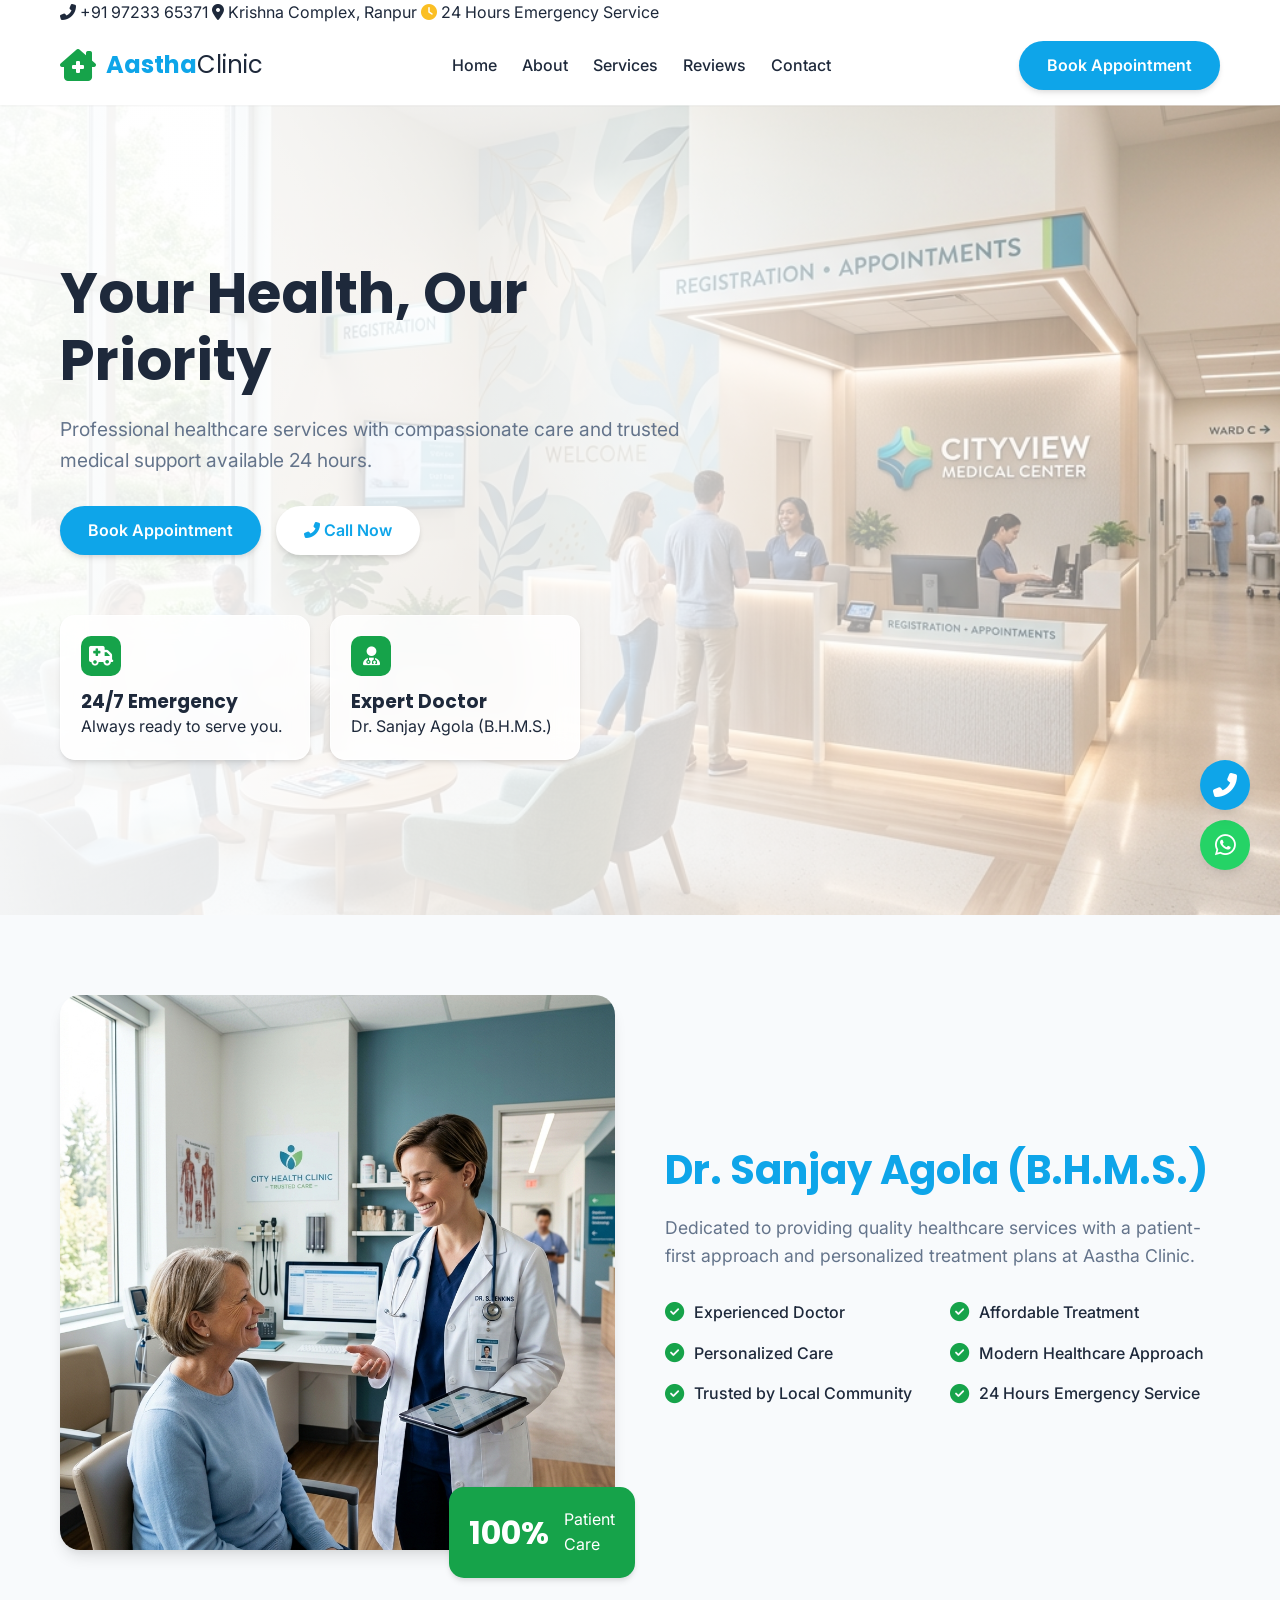
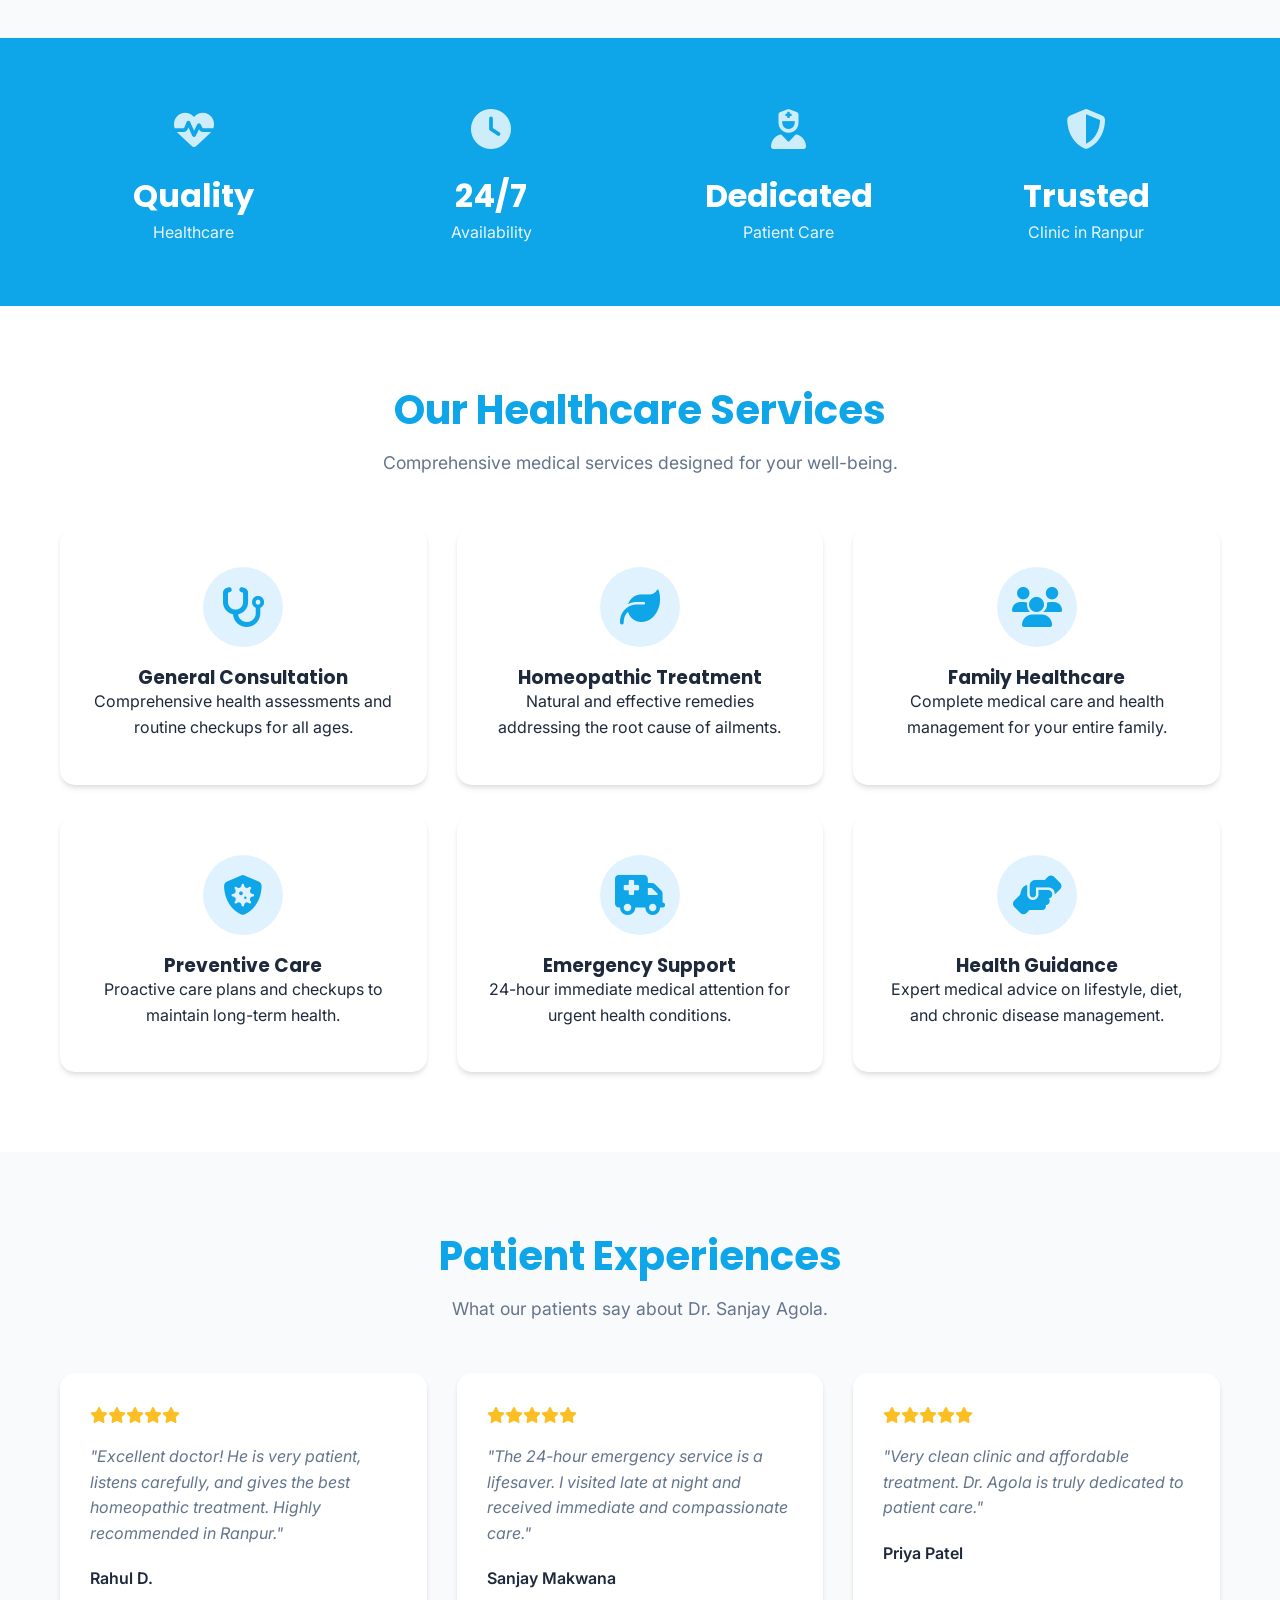
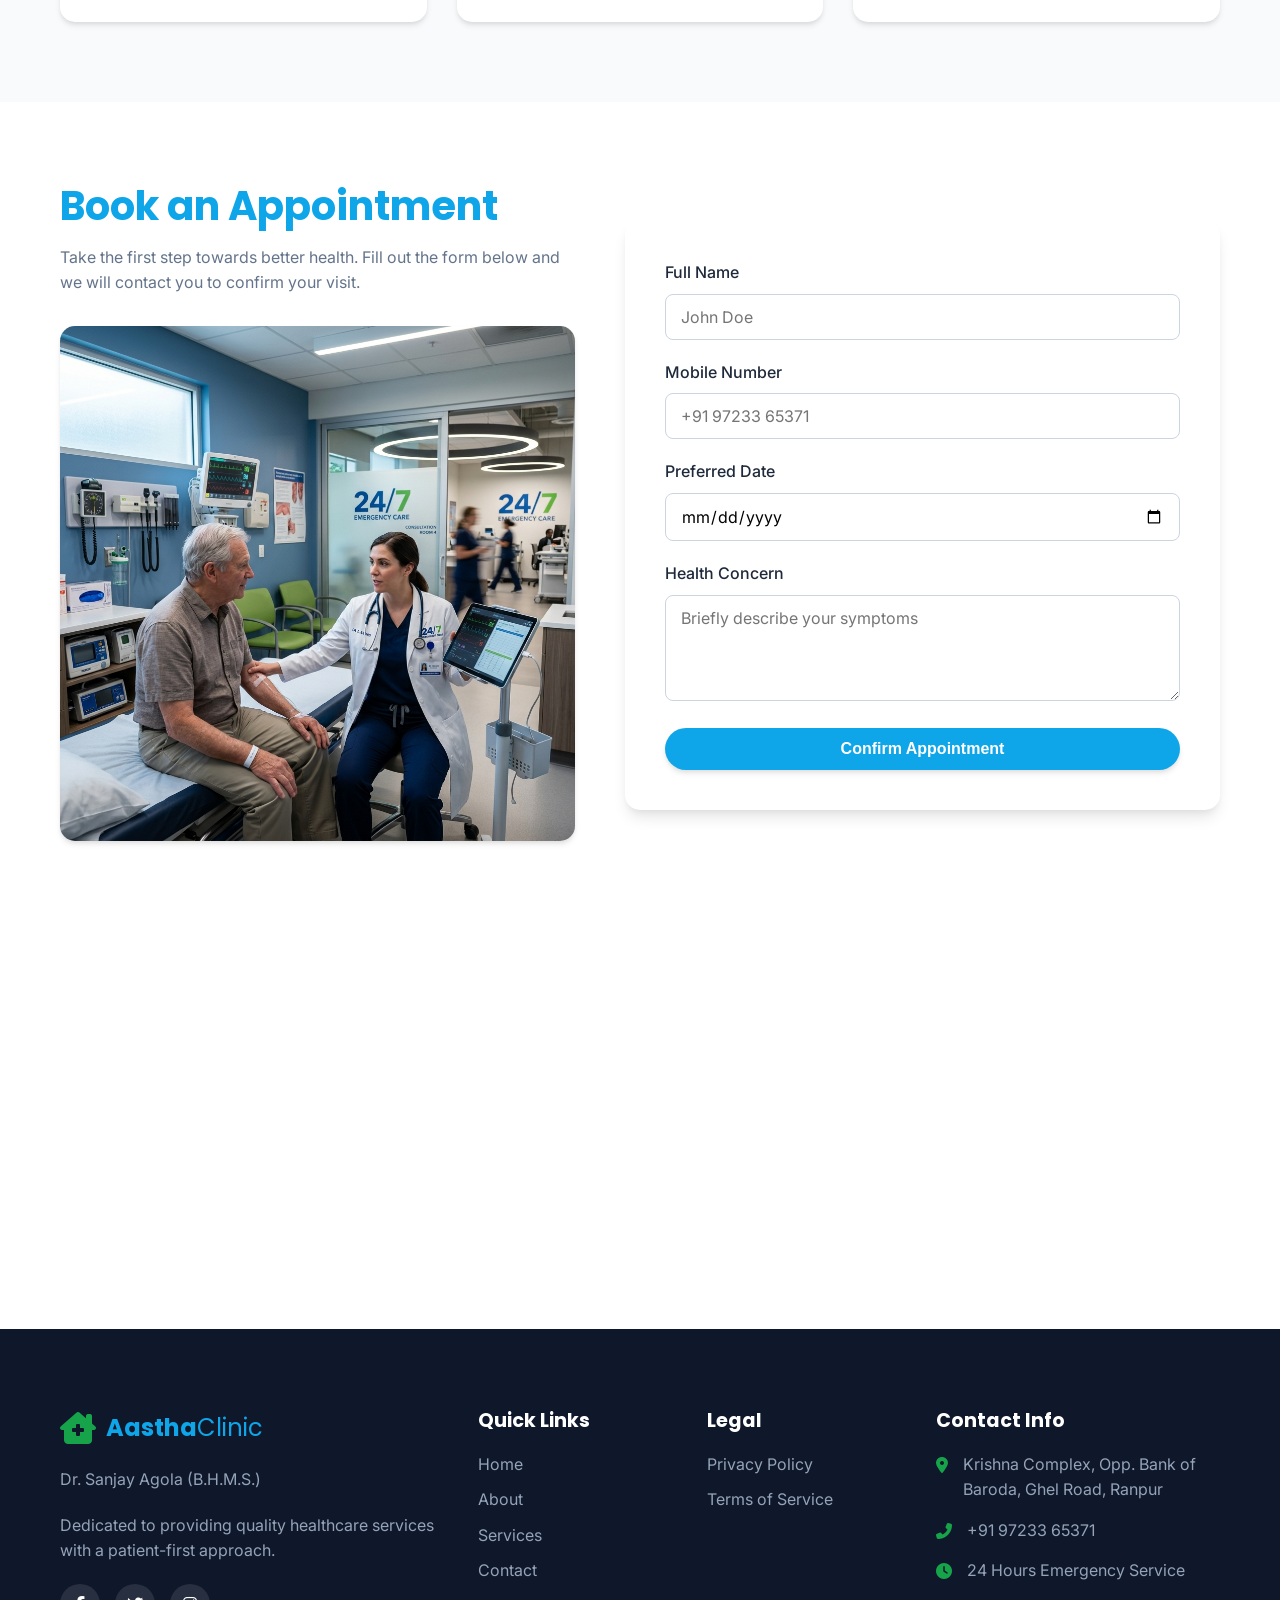
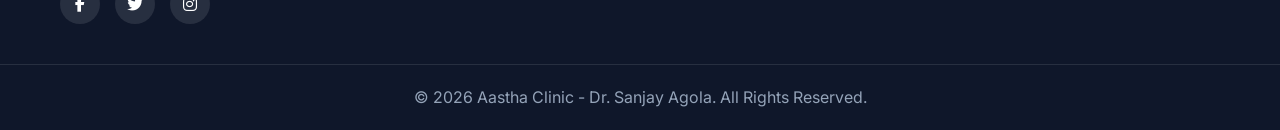
<file: aastha-clinic/index.html>
<!DOCTYPE html>
<html lang="en">
<head>
    <meta charset="UTF-8">
    <meta name="viewport" content="width=device-width, initial-scale=1.0">
    <title>Aastha Clinic - Dr. Sanjay Agola</title>
    <meta name="description" content="Professional healthcare services with compassionate care and trusted medical support available 24 hours at Aastha Clinic.">
    <!-- Google Fonts -->
    <link rel="preconnect" href="https://fonts.googleapis.com">
    <link rel="preconnect" href="https://fonts.gstatic.com" crossorigin>
    <link href="https://fonts.googleapis.com/css2?family=Inter:wght@400;500;600&family=Poppins:wght@500;600;700&display=swap" rel="stylesheet">
    <!-- FontAwesome for Icons -->
    <link rel="stylesheet" href="https://cdnjs.cloudflare.com/ajax/libs/font-awesome/6.4.0/css/all.min.css">
    <!-- Custom CSS -->
    <link rel="stylesheet" href="css/style.css">
</head>
<body>
    <!-- Top Bar -->
    <div class="top-bar">
        <div class="container">
            <div class="contact-info">
                <span><i class="fas fa-phone-alt"></i> +91 97233 65371</span>
                <span><i class="fas fa-map-marker-alt"></i> Krishna Complex, Ranpur</span>
                <span><i class="fas fa-clock" style="color: #FBBF24;"></i> 24 Hours Emergency Service</span>
            </div>
        </div>
    </div>

    <!-- Navigation -->
    <nav class="navbar" id="navbar">
        <div class="container nav-container">
            <a href="#" class="logo">
                <i class="fas fa-clinic-medical logo-icon"></i>
                <span class="logo-text">Aastha<span>Clinic</span></span>
            </a>
            <ul class="nav-links">
                <li><a href="#home">Home</a></li>
                <li><a href="#about">About</a></li>
                <li><a href="#services">Services</a></li>
                <li><a href="#testimonials">Reviews</a></li>
                <li><a href="#contact">Contact</a></li>
            </ul>
            <a href="#appointment" class="btn btn-primary nav-btn">Book Appointment</a>
            <div class="mobile-menu-icon" id="mobile-menu-icon">
                <i class="fas fa-bars"></i>
            </div>
        </div>
    </nav>

    <!-- Hero Section -->
    <header id="home" class="hero">
        <div class="hero-overlay"></div>
        <div class="container hero-container">
            <div class="hero-content fade-in">
                <h1>Your Health, Our Priority</h1>
                <p>Professional healthcare services with compassionate care and trusted medical support available 24 hours.</p>
                <div class="hero-buttons">
                    <a href="#appointment" class="btn btn-primary">Book Appointment</a>
                    <a href="tel:+919723365371" class="btn btn-secondary">
                        <i class="fas fa-phone-alt"></i> Call Now
                    </a>
                </div>
            </div>
            <div class="hero-cards fade-in delay-1">
                <div class="glass-card">
                    <div class="icon-box"><i class="fas fa-ambulance"></i></div>
                    <h3>24/7 Emergency</h3>
                    <p>Always ready to serve you.</p>
                </div>
                <div class="glass-card">
                    <div class="icon-box"><i class="fas fa-user-md"></i></div>
                    <h3>Expert Doctor</h3>
                    <p>Dr. Sanjay Agola (B.H.M.S.)</p>
                </div>
            </div>
        </div>
    </header>

    <!-- About Section -->
    <section id="about" class="about section-padding bg-light">
        <div class="container about-container">
            <div class="about-image fade-in">
                <img src="" id="team-img" alt="Dr. Sanjay Agola">
                <div class="experience-badge">
                    <span class="number">100%</span>
                    <span class="text">Patient<br>Care</span>
                </div>
            </div>
            <div class="about-content fade-in delay-1">
                <h2>Dr. Sanjay Agola (B.H.M.S.)</h2>
                <p>Dedicated to providing quality healthcare services with a patient-first approach and personalized treatment plans at Aastha Clinic.</p>
                <ul class="features-list">
                    <li><i class="fas fa-check-circle"></i> Experienced Doctor</li>
                    <li><i class="fas fa-check-circle"></i> Affordable Treatment</li>
                    <li><i class="fas fa-check-circle"></i> Personalized Care</li>
                    <li><i class="fas fa-check-circle"></i> Modern Healthcare Approach</li>
                    <li><i class="fas fa-check-circle"></i> Trusted by Local Community</li>
                    <li><i class="fas fa-check-circle"></i> 24 Hours Emergency Service</li>
                </ul>
            </div>
        </div>
    </section>

    <!-- Features Section -->
    <section class="features">
        <div class="container stats-grid">
            <div class="stat-box slide-up">
                <div class="stat-icon"><i class="fas fa-heartbeat"></i></div>
                <h3>Quality</h3>
                <p>Healthcare</p>
            </div>
            <div class="stat-box slide-up delay-1">
                <div class="stat-icon"><i class="fas fa-clock"></i></div>
                <h3>24/7</h3>
                <p>Availability</p>
            </div>
            <div class="stat-box slide-up delay-2">
                <div class="stat-icon"><i class="fas fa-user-nurse"></i></div>
                <h3>Dedicated</h3>
                <p>Patient Care</p>
            </div>
            <div class="stat-box slide-up delay-3">
                <div class="stat-icon"><i class="fas fa-shield-alt"></i></div>
                <h3>Trusted</h3>
                <p>Clinic in Ranpur</p>
            </div>
        </div>
    </section>

    <!-- Services Section -->
    <section id="services" class="services section-padding">
        <div class="container">
            <div class="section-title fade-in">
                <h2>Our Healthcare Services</h2>
                <p>Comprehensive medical services designed for your well-being.</p>
            </div>
            <div class="services-grid">
                <div class="service-card slide-up">
                    <div class="service-icon"><i class="fas fa-stethoscope"></i></div>
                    <h3>General Consultation</h3>
                    <p>Comprehensive health assessments and routine checkups for all ages.</p>
                </div>
                <div class="service-card slide-up delay-1">
                    <div class="service-icon"><i class="fas fa-leaf"></i></div>
                    <h3>Homeopathic Treatment</h3>
                    <p>Natural and effective remedies addressing the root cause of ailments.</p>
                </div>
                <div class="service-card slide-up delay-2">
                    <div class="service-icon"><i class="fas fa-users"></i></div>
                    <h3>Family Healthcare</h3>
                    <p>Complete medical care and health management for your entire family.</p>
                </div>
                <div class="service-card slide-up">
                    <div class="service-icon"><i class="fas fa-shield-virus"></i></div>
                    <h3>Preventive Care</h3>
                    <p>Proactive care plans and checkups to maintain long-term health.</p>
                </div>
                <div class="service-card slide-up delay-1">
                    <div class="service-icon"><i class="fas fa-ambulance"></i></div>
                    <h3>Emergency Support</h3>
                    <p>24-hour immediate medical attention for urgent health conditions.</p>
                </div>
                <div class="service-card slide-up delay-2">
                    <div class="service-icon"><i class="fas fa-hands-helping"></i></div>
                    <h3>Health Guidance</h3>
                    <p>Expert medical advice on lifestyle, diet, and chronic disease management.</p>
                </div>
            </div>
        </div>
    </section>

    <!-- Testimonials Section -->
    <section id="testimonials" class="testimonials section-padding bg-light">
        <div class="container">
            <div class="section-title fade-in">
                <h2>Patient Experiences</h2>
                <p>What our patients say about Dr. Sanjay Agola.</p>
            </div>
            <div class="testimonials-grid">
                <div class="testimonial-card slide-up">
                    <div class="rating">
                        <i class="fas fa-star"></i><i class="fas fa-star"></i><i class="fas fa-star"></i><i class="fas fa-star"></i><i class="fas fa-star"></i>
                    </div>
                    <p>"Excellent doctor! He is very patient, listens carefully, and gives the best homeopathic treatment. Highly recommended in Ranpur."</p>
                    <div class="patient-info">
                        <div class="patient-name">Rahul D.</div>
                    </div>
                </div>
                <div class="testimonial-card slide-up delay-1">
                    <div class="rating">
                        <i class="fas fa-star"></i><i class="fas fa-star"></i><i class="fas fa-star"></i><i class="fas fa-star"></i><i class="fas fa-star"></i>
                    </div>
                    <p>"The 24-hour emergency service is a lifesaver. I visited late at night and received immediate and compassionate care."</p>
                    <div class="patient-info">
                        <div class="patient-name">Sanjay Makwana</div>
                    </div>
                </div>
                <div class="testimonial-card slide-up delay-2">
                    <div class="rating">
                        <i class="fas fa-star"></i><i class="fas fa-star"></i><i class="fas fa-star"></i><i class="fas fa-star"></i><i class="fas fa-star"></i>
                    </div>
                    <p>"Very clean clinic and affordable treatment. Dr. Agola is truly dedicated to patient care."</p>
                    <div class="patient-info">
                        <div class="patient-name">Priya Patel</div>
                    </div>
                </div>
            </div>
        </div>
    </section>

    <!-- Appointment Section -->
    <section id="appointment" class="appointment section-padding">
        <div class="container appointment-container">
            <div class="appointment-content fade-in">
                <h2>Book an Appointment</h2>
                <p>Take the first step towards better health. Fill out the form below and we will contact you to confirm your visit.</p>
                <div class="appointment-image-wrapper">
                     <img src="" id="consult-img" alt="Consultation">
                </div>
            </div>
            <div class="appointment-form-wrapper fade-in delay-1">
                <form class="appointment-form" id="bookingForm">
                    <div class="form-group">
                        <label for="name">Full Name</label>
                        <input type="text" id="name" placeholder="John Doe" required>
                    </div>
                    <div class="form-group">
                        <label for="phone">Mobile Number</label>
                        <input type="tel" id="phone" placeholder="+91 97233 65371" required>
                    </div>
                    <div class="form-group">
                        <label for="date">Preferred Date</label>
                        <input type="date" id="date" required>
                    </div>
                    <div class="form-group">
                        <label for="message">Health Concern</label>
                        <textarea id="message" rows="4" placeholder="Briefly describe your symptoms" required></textarea>
                    </div>
                    <button type="submit" class="btn btn-primary btn-block">Confirm Appointment</button>
                </form>
            </div>
        </div>
    </section>

    <!-- Google Map Section -->
    <section class="map-section">
        <!-- Embedded Google Map using a placeholder iframe for the general location of Ranpur -->
        <iframe src="https://www.google.com/maps/embed?pb=!1m18!1m12!1m3!1d14745.319760777551!2d71.7454845!3d22.366472!2m3!1f0!2f0!3f0!3m2!1i1024!2i768!4f13.1!3m3!1m2!1s0x3959b85c184c8a2b%3A0xcf95a46757b32c!2sRanpur%2C%20Gujarat%20382245!5e0!3m2!1sen!2sin!4v1700000000000!5m2!1sen!2sin" width="100%" height="400" style="border:0;" allowfullscreen="" loading="lazy" referrerpolicy="no-referrer-when-downgrade"></iframe>
    </section>

    <!-- Contact Section & Footer -->
    <footer id="contact" class="footer">
        <div class="container footer-grid">
            <div class="footer-col brand-col">
                <a href="#" class="logo footer-logo">
                    <i class="fas fa-clinic-medical logo-icon"></i>
                    <span class="logo-text">Aastha<span>Clinic</span></span>
                </a>
                <p>Dr. Sanjay Agola (B.H.M.S.)</p>
                <p>Dedicated to providing quality healthcare services with a patient-first approach.</p>
                <div class="social-links">
                    <a href="#"><i class="fab fa-facebook-f"></i></a>
                    <a href="#"><i class="fab fa-twitter"></i></a>
                    <a href="#"><i class="fab fa-instagram"></i></a>
                </div>
            </div>
            <div class="footer-col">
                <h3>Quick Links</h3>
                <ul class="footer-links">
                    <li><a href="#home">Home</a></li>
                    <li><a href="#about">About</a></li>
                    <li><a href="#services">Services</a></li>
                    <li><a href="#contact">Contact</a></li>
                </ul>
            </div>
            <div class="footer-col">
                <h3>Legal</h3>
                <ul class="footer-links">
                    <li><a href="#">Privacy Policy</a></li>
                    <li><a href="#">Terms of Service</a></li>
                </ul>
            </div>
            <div class="footer-col">
                <h3>Contact Info</h3>
                <div class="contact-item">
                    <i class="fas fa-map-marker-alt"></i>
                    <p>Krishna Complex, Opp. Bank of Baroda, Ghel Road, Ranpur</p>
                </div>
                <div class="contact-item">
                    <i class="fas fa-phone-alt"></i>
                    <p>+91 97233 65371</p>
                </div>
                <div class="contact-item">
                    <i class="fas fa-clock"></i>
                    <p>24 Hours Emergency Service</p>
                </div>
            </div>
        </div>
        <div class="footer-bottom">
            <div class="container">
                <p>&copy; 2026 Aastha Clinic - Dr. Sanjay Agola. All Rights Reserved.</p>
            </div>
        </div>
    </footer>

    <!-- Floating Action Buttons -->
    <a href="https://wa.me/919723365371" class="fab-btn whatsapp-fab" target="_blank" title="Chat on WhatsApp">
        <i class="fab fa-whatsapp"></i>
    </a>
    <a href="tel:+919723365371" class="fab-btn call-fab" title="Call Now">
        <i class="fas fa-phone-alt"></i>
    </a>
    <a href="#home" class="fab-btn scroll-top-fab" id="scrollTop" title="Scroll to Top">
        <i class="fas fa-chevron-up"></i>
    </a>

    <!-- Custom JS -->
    <script src="js/script.js"></script>
</body>
</html>
</file>
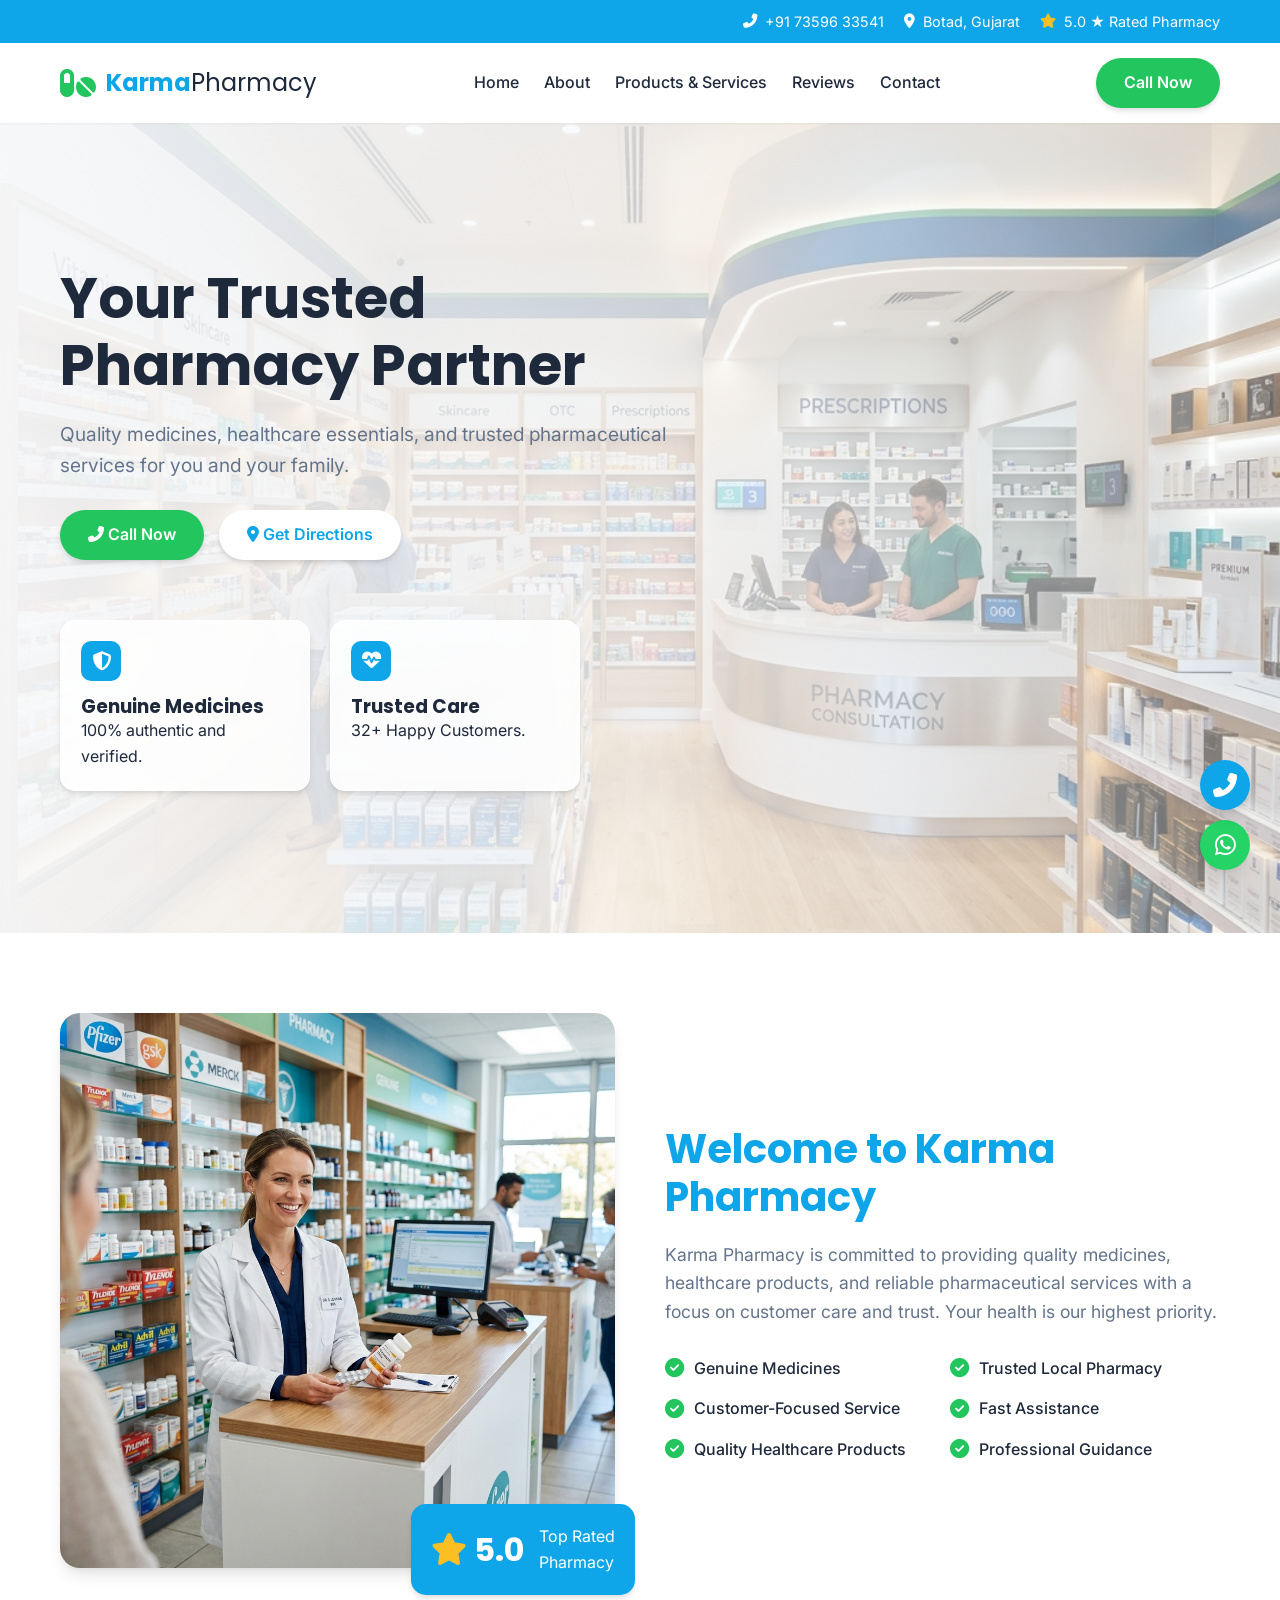
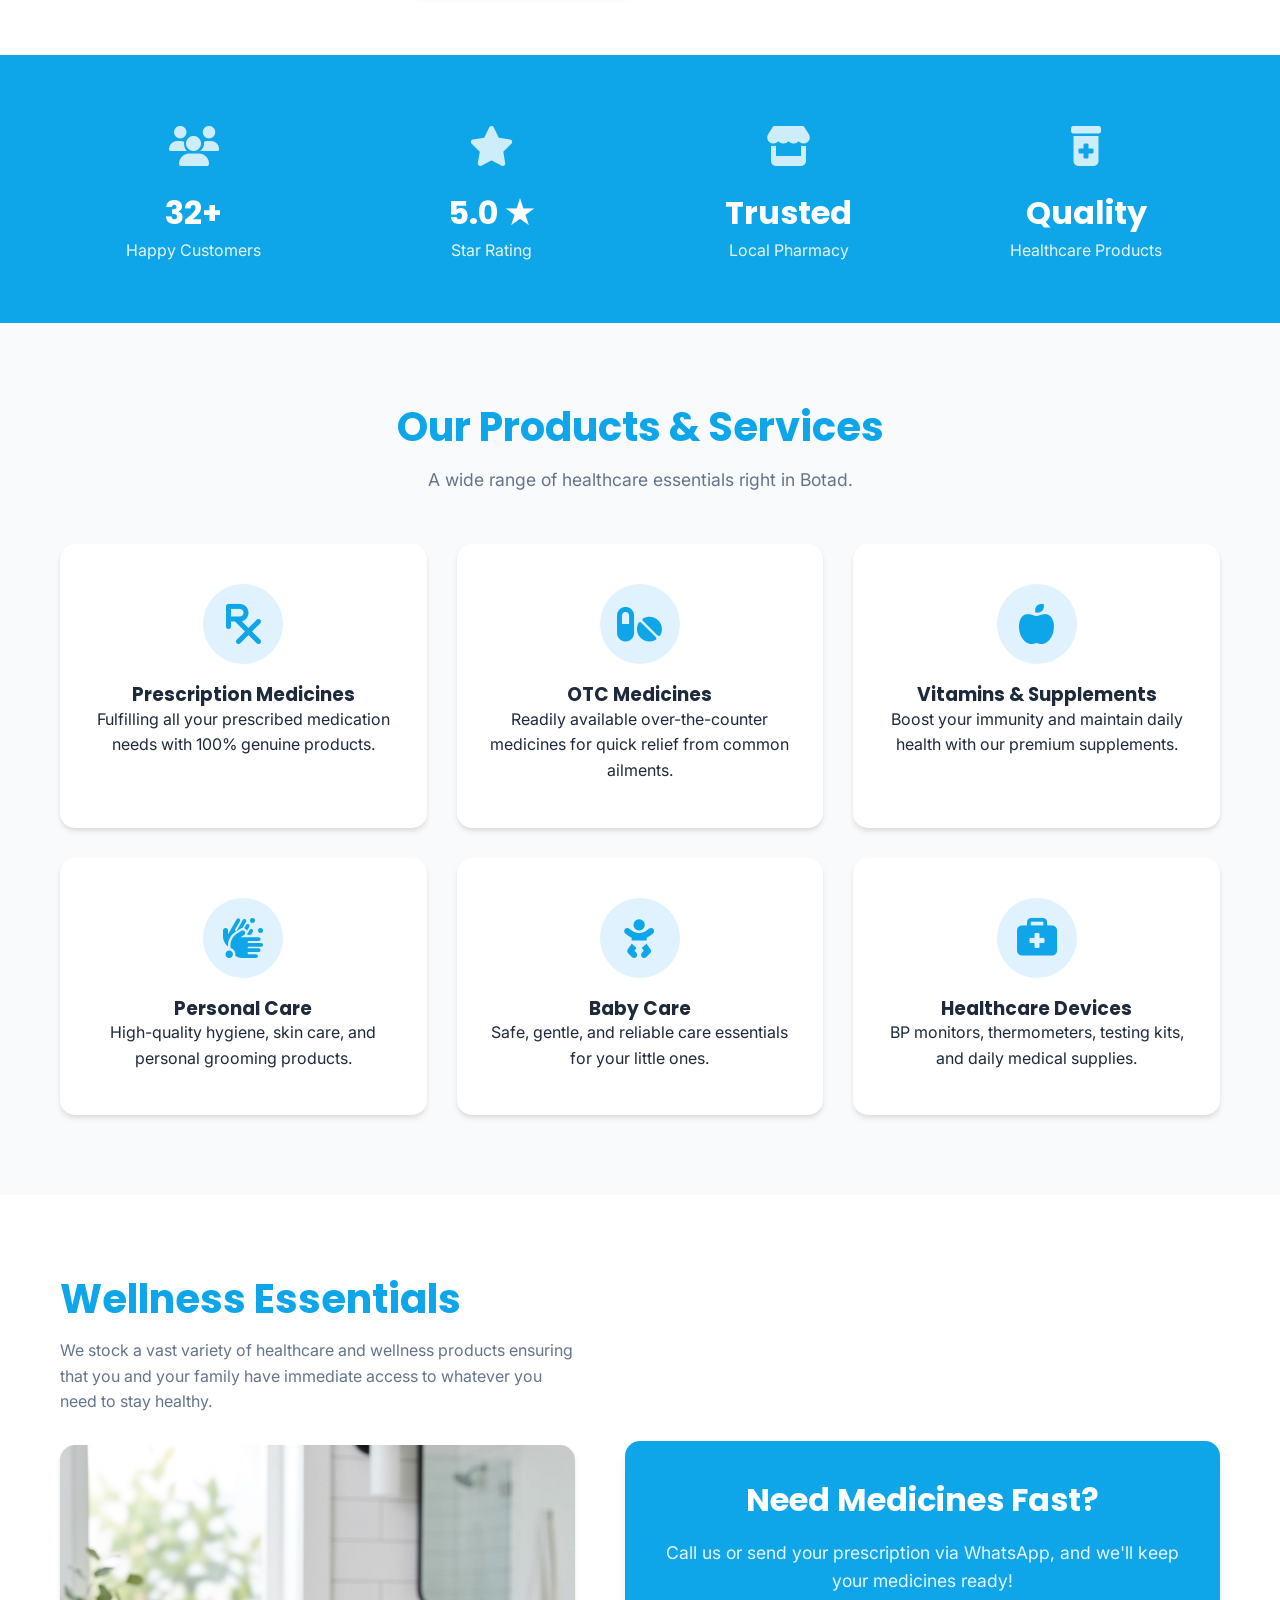
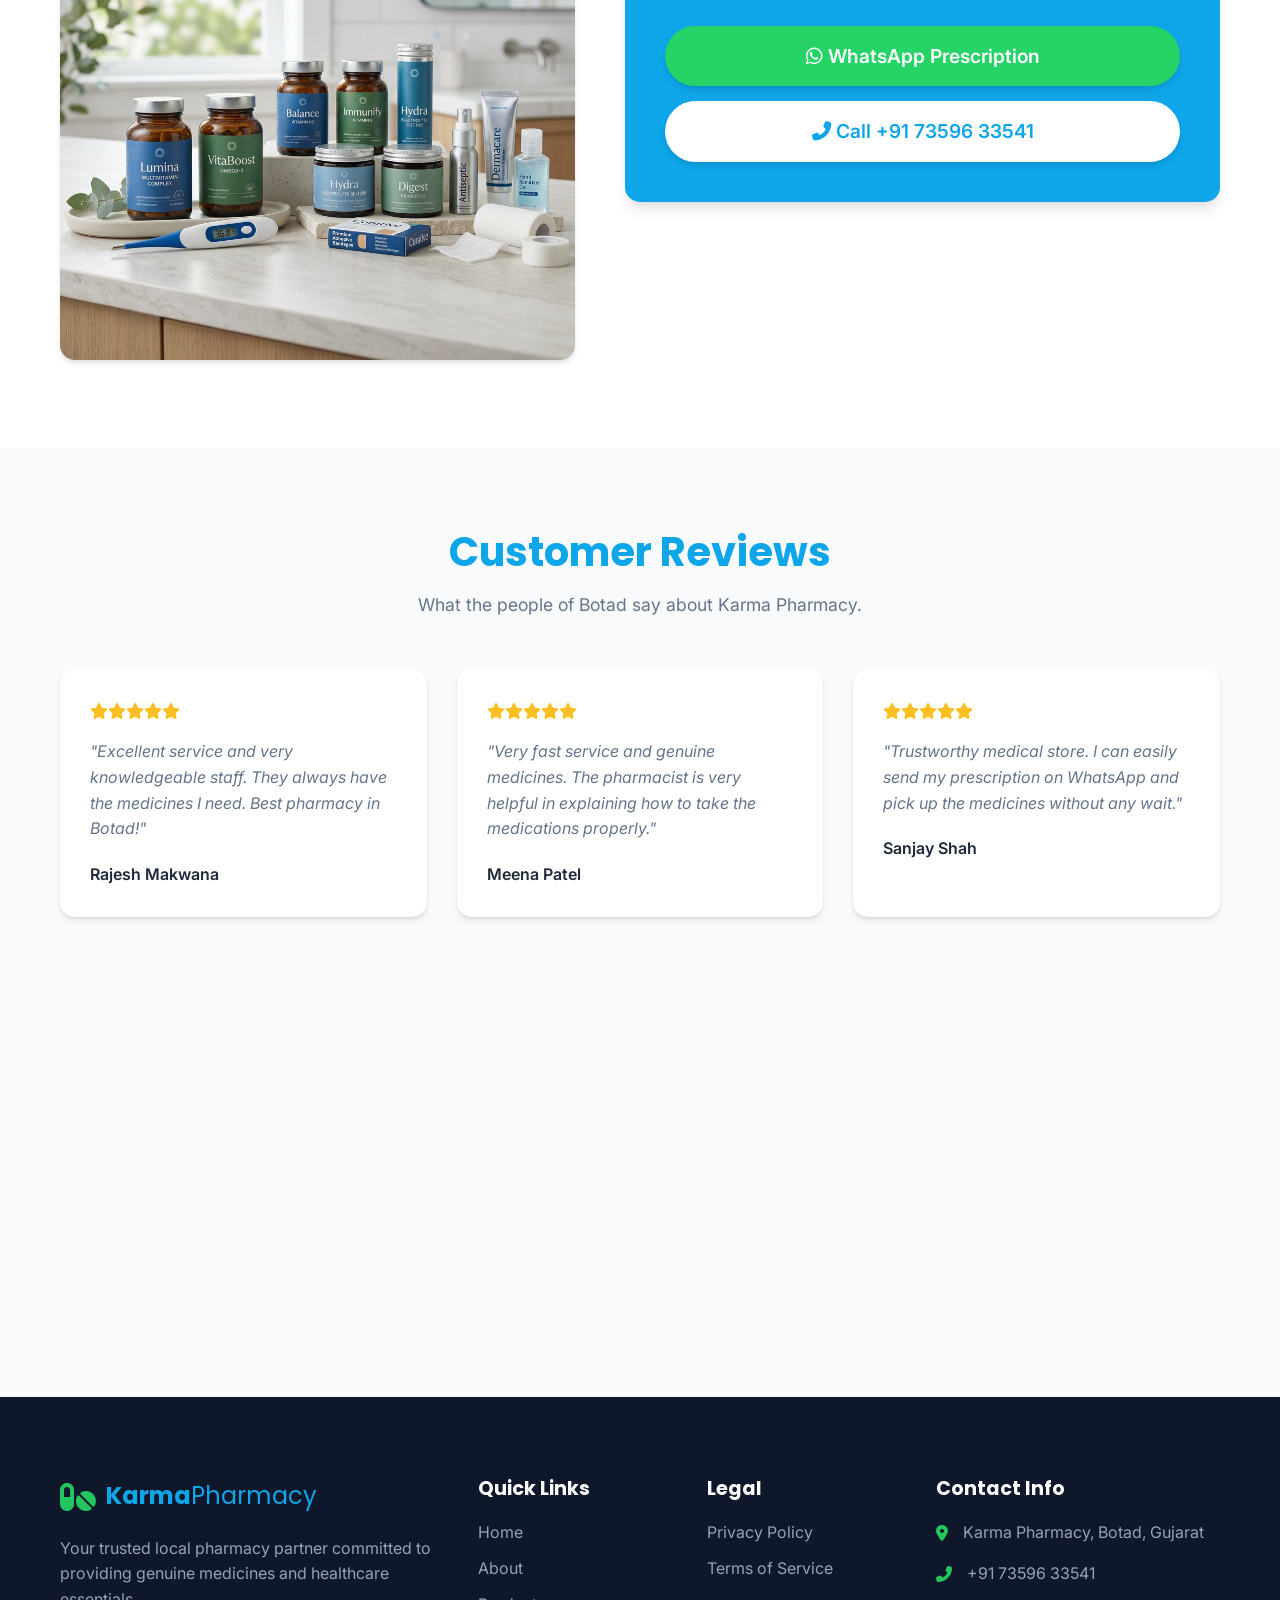
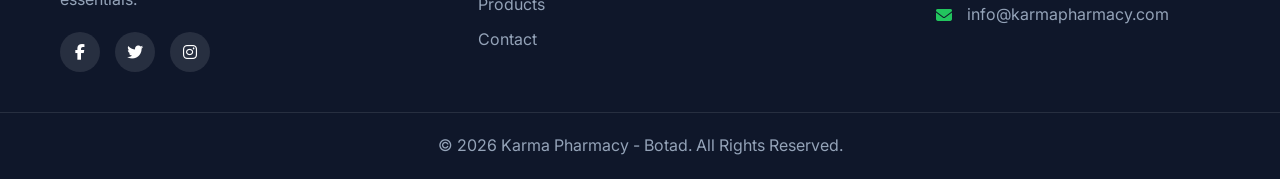
<file: karma-pharmacy/index.html>
<!DOCTYPE html>
<html lang="en">
<head>
    <meta charset="UTF-8">
    <meta name="viewport" content="width=device-width, initial-scale=1.0">
    <title>Karma Pharmacy - Trusted Pharmacy in Botad</title>
    <meta name="description" content="Quality medicines, healthcare essentials, and trusted pharmaceutical services for you and your family at Karma Pharmacy, Botad.">
    <!-- Google Fonts -->
    <link rel="preconnect" href="https://fonts.googleapis.com">
    <link rel="preconnect" href="https://fonts.gstatic.com" crossorigin>
    <link href="https://fonts.googleapis.com/css2?family=Inter:wght@400;500;600&family=Poppins:wght@500;600;700&display=swap" rel="stylesheet">
    <!-- FontAwesome for Icons -->
    <link rel="stylesheet" href="https://cdnjs.cloudflare.com/ajax/libs/font-awesome/6.4.0/css/all.min.css">
    <!-- Custom CSS -->
    <link rel="stylesheet" href="css/style.css">
</head>
<body>
    <!-- Top Bar -->
    <div class="top-bar">
        <div class="container">
            <div class="contact-info">
                <span><i class="fas fa-phone-alt"></i> +91 73596 33541</span>
                <span><i class="fas fa-map-marker-alt"></i> Botad, Gujarat</span>
                <span><i class="fas fa-star" style="color: #FBBF24;"></i> 5.0 ★ Rated Pharmacy</span>
            </div>
        </div>
    </div>

    <!-- Navigation -->
    <nav class="navbar" id="navbar">
        <div class="container nav-container">
            <a href="#" class="logo">
                <i class="fas fa-pills logo-icon"></i>
                <span class="logo-text">Karma<span>Pharmacy</span></span>
            </a>
            <ul class="nav-links">
                <li><a href="#home">Home</a></li>
                <li><a href="#about">About</a></li>
                <li><a href="#services">Products & Services</a></li>
                <li><a href="#testimonials">Reviews</a></li>
                <li><a href="#contact">Contact</a></li>
            </ul>
            <a href="tel:+917359633541" class="btn btn-primary nav-btn">Call Now</a>
            <div class="mobile-menu-icon" id="mobile-menu-icon">
                <i class="fas fa-bars"></i>
            </div>
        </div>
    </nav>

    <!-- Hero Section -->
    <header id="home" class="hero">
        <div class="hero-overlay"></div>
        <div class="container hero-container">
            <div class="hero-content fade-in">
                <h1>Your Trusted Pharmacy Partner</h1>
                <p>Quality medicines, healthcare essentials, and trusted pharmaceutical services for you and your family.</p>
                <div class="hero-buttons">
                    <a href="tel:+917359633541" class="btn btn-primary">
                        <i class="fas fa-phone-alt"></i> Call Now
                    </a>
                    <a href="#contact" class="btn btn-secondary">
                        <i class="fas fa-map-marker-alt"></i> Get Directions
                    </a>
                </div>
            </div>
            <div class="hero-cards fade-in delay-1">
                <div class="glass-card">
                    <div class="icon-box"><i class="fas fa-shield-alt"></i></div>
                    <h3>Genuine Medicines</h3>
                    <p>100% authentic and verified.</p>
                </div>
                <div class="glass-card">
                    <div class="icon-box"><i class="fas fa-heartbeat"></i></div>
                    <h3>Trusted Care</h3>
                    <p>32+ Happy Customers.</p>
                </div>
            </div>
        </div>
    </header>

    <!-- About Section -->
    <section id="about" class="about section-padding bg-light">
        <div class="container about-container">
            <div class="about-image fade-in">
                <img src="assets/images/team.png" id="about-img" alt="Karma Pharmacy Inside Store">
                <div class="experience-badge">
                    <span class="number"><i class="fas fa-star" style="color: #FBBF24;"></i> 5.0</span>
                    <span class="text">Top Rated<br>Pharmacy</span>
                </div>
            </div>
            <div class="about-content fade-in delay-1">
                <h2>Welcome to Karma Pharmacy</h2>
                <p>Karma Pharmacy is committed to providing quality medicines, healthcare products, and reliable pharmaceutical services with a focus on customer care and trust. Your health is our highest priority.</p>
                <ul class="features-list">
                    <li><i class="fas fa-check-circle"></i> Genuine Medicines</li>
                    <li><i class="fas fa-check-circle"></i> Trusted Local Pharmacy</li>
                    <li><i class="fas fa-check-circle"></i> Customer-Focused Service</li>
                    <li><i class="fas fa-check-circle"></i> Fast Assistance</li>
                    <li><i class="fas fa-check-circle"></i> Quality Healthcare Products</li>
                    <li><i class="fas fa-check-circle"></i> Professional Guidance</li>
                </ul>
            </div>
        </div>
    </section>

    <!-- Statistics Section -->
    <section class="features">
        <div class="container stats-grid">
            <div class="stat-box slide-up">
                <div class="stat-icon"><i class="fas fa-users"></i></div>
                <h3>32+</h3>
                <p>Happy Customers</p>
            </div>
            <div class="stat-box slide-up delay-1">
                <div class="stat-icon"><i class="fas fa-star"></i></div>
                <h3>5.0 ★</h3>
                <p>Star Rating</p>
            </div>
            <div class="stat-box slide-up delay-2">
                <div class="stat-icon"><i class="fas fa-store"></i></div>
                <h3>Trusted</h3>
                <p>Local Pharmacy</p>
            </div>
            <div class="stat-box slide-up delay-3">
                <div class="stat-icon"><i class="fas fa-prescription-bottle-alt"></i></div>
                <h3>Quality</h3>
                <p>Healthcare Products</p>
            </div>
        </div>
    </section>

    <!-- Services / Products Section -->
    <section id="services" class="services section-padding">
        <div class="container">
            <div class="section-title fade-in">
                <h2>Our Products & Services</h2>
                <p>A wide range of healthcare essentials right in Botad.</p>
            </div>
            <div class="services-grid">
                <div class="service-card slide-up">
                    <div class="service-icon"><i class="fas fa-prescription"></i></div>
                    <h3>Prescription Medicines</h3>
                    <p>Fulfilling all your prescribed medication needs with 100% genuine products.</p>
                </div>
                <div class="service-card slide-up delay-1">
                    <div class="service-icon"><i class="fas fa-pills"></i></div>
                    <h3>OTC Medicines</h3>
                    <p>Readily available over-the-counter medicines for quick relief from common ailments.</p>
                </div>
                <div class="service-card slide-up delay-2">
                    <div class="service-icon"><i class="fas fa-apple-alt"></i></div>
                    <h3>Vitamins & Supplements</h3>
                    <p>Boost your immunity and maintain daily health with our premium supplements.</p>
                </div>
                <div class="service-card slide-up">
                    <div class="service-icon"><i class="fas fa-hands-wash"></i></div>
                    <h3>Personal Care</h3>
                    <p>High-quality hygiene, skin care, and personal grooming products.</p>
                </div>
                <div class="service-card slide-up delay-1">
                    <div class="service-icon"><i class="fas fa-baby"></i></div>
                    <h3>Baby Care</h3>
                    <p>Safe, gentle, and reliable care essentials for your little ones.</p>
                </div>
                <div class="service-card slide-up delay-2">
                    <div class="service-icon"><i class="fas fa-briefcase-medical"></i></div>
                    <h3>Healthcare Devices</h3>
                    <p>BP monitors, thermometers, testing kits, and daily medical supplies.</p>
                </div>
            </div>
        </div>
    </section>

    <!-- Products Highlight Section (Like Appointment Section) -->
    <section id="products-highlight" class="appointment section-padding bg-light">
        <div class="container appointment-container">
            <div class="appointment-content fade-in">
                <h2>Wellness Essentials</h2>
                <p>We stock a vast variety of healthcare and wellness products ensuring that you and your family have immediate access to whatever you need to stay healthy.</p>
                <div class="appointment-image-wrapper" style="margin-top: 30px;">
                     <img src="assets/images/consultation.png" id="products-img" alt="Healthcare Essentials">
                </div>
            </div>
            <div class="appointment-form-wrapper fade-in delay-1" style="background-color: var(--primary-color); color: var(--white); display: flex; flex-direction: column; justify-content: center; text-align: center;">
                <h3 style="color: var(--white); font-size: 2rem; margin-bottom: 20px;">Need Medicines Fast?</h3>
                <p style="color: rgba(255,255,255,0.9); margin-bottom: 30px; font-size: 1.1rem;">Call us or send your prescription via WhatsApp, and we'll keep your medicines ready!</p>
                <a href="https://wa.me/917359633541" class="btn btn-secondary" style="font-size: 1.2rem; padding: 15px 30px; margin-bottom: 15px; background-color: #25D366; color: white;">
                    <i class="fab fa-whatsapp"></i> WhatsApp Prescription
                </a>
                <a href="tel:+917359633541" class="btn btn-secondary" style="font-size: 1.2rem; padding: 15px 30px;">
                    <i class="fas fa-phone-alt"></i> Call +91 73596 33541
                </a>
            </div>
        </div>
    </section>

    <!-- Testimonials Section -->
    <section id="testimonials" class="testimonials section-padding">
        <div class="container">
            <div class="section-title fade-in">
                <h2>Customer Reviews</h2>
                <p>What the people of Botad say about Karma Pharmacy.</p>
            </div>
            <div class="testimonials-grid">
                <div class="testimonial-card slide-up">
                    <div class="rating">
                        <i class="fas fa-star"></i><i class="fas fa-star"></i><i class="fas fa-star"></i><i class="fas fa-star"></i><i class="fas fa-star"></i>
                    </div>
                    <p>"Excellent service and very knowledgeable staff. They always have the medicines I need. Best pharmacy in Botad!"</p>
                    <div class="patient-info">
                        <div class="patient-name">Rajesh Makwana</div>
                    </div>
                </div>
                <div class="testimonial-card slide-up delay-1">
                    <div class="rating">
                        <i class="fas fa-star"></i><i class="fas fa-star"></i><i class="fas fa-star"></i><i class="fas fa-star"></i><i class="fas fa-star"></i>
                    </div>
                    <p>"Very fast service and genuine medicines. The pharmacist is very helpful in explaining how to take the medications properly."</p>
                    <div class="patient-info">
                        <div class="patient-name">Meena Patel</div>
                    </div>
                </div>
                <div class="testimonial-card slide-up delay-2">
                    <div class="rating">
                        <i class="fas fa-star"></i><i class="fas fa-star"></i><i class="fas fa-star"></i><i class="fas fa-star"></i><i class="fas fa-star"></i>
                    </div>
                    <p>"Trustworthy medical store. I can easily send my prescription on WhatsApp and pick up the medicines without any wait."</p>
                    <div class="patient-info">
                        <div class="patient-name">Sanjay Shah</div>
                    </div>
                </div>
            </div>
        </div>
    </section>

    <!-- Google Map Section -->
    <section class="map-section">
        <!-- Embedded Google Map targeting Botad, Gujarat -->
        <iframe src="https://www.google.com/maps/embed?pb=!1m18!1m12!1m3!1d58931.57948386348!2d71.62635955!3d22.1678122!2m3!1f0!2f0!3f0!3m2!1i1024!2i768!4f13.1!3m3!1m2!1s0x3958c281df434311%3A0xcba20d04ab906e53!2sBotad%2C%20Gujarat!5e0!3m2!1sen!2sin!4v1700000000000!5m2!1sen!2sin" width="100%" height="400" style="border:0;" allowfullscreen="" loading="lazy" referrerpolicy="no-referrer-when-downgrade"></iframe>
    </section>

    <!-- Contact Section & Footer -->
    <footer id="contact" class="footer">
        <div class="container footer-grid">
            <div class="footer-col brand-col">
                <a href="#" class="logo footer-logo">
                    <i class="fas fa-pills logo-icon"></i>
                    <span class="logo-text">Karma<span>Pharmacy</span></span>
                </a>
                <p>Your trusted local pharmacy partner committed to providing genuine medicines and healthcare essentials.</p>
                <div class="social-links">
                    <a href="#"><i class="fab fa-facebook-f"></i></a>
                    <a href="#"><i class="fab fa-twitter"></i></a>
                    <a href="#"><i class="fab fa-instagram"></i></a>
                </div>
            </div>
            <div class="footer-col">
                <h3>Quick Links</h3>
                <ul class="footer-links">
                    <li><a href="#home">Home</a></li>
                    <li><a href="#about">About</a></li>
                    <li><a href="#services">Products</a></li>
                    <li><a href="#contact">Contact</a></li>
                </ul>
            </div>
            <div class="footer-col">
                <h3>Legal</h3>
                <ul class="footer-links">
                    <li><a href="#">Privacy Policy</a></li>
                    <li><a href="#">Terms of Service</a></li>
                </ul>
            </div>
            <div class="footer-col">
                <h3>Contact Info</h3>
                <div class="contact-item">
                    <i class="fas fa-map-marker-alt"></i>
                    <p>Karma Pharmacy, Botad, Gujarat</p>
                </div>
                <div class="contact-item">
                    <i class="fas fa-phone-alt"></i>
                    <p>+91 73596 33541</p>
                </div>
                <div class="contact-item">
                    <i class="fas fa-envelope"></i>
                    <p>info@karmapharmacy.com</p>
                </div>
            </div>
        </div>
        <div class="footer-bottom">
            <div class="container">
                <p>&copy; 2026 Karma Pharmacy - Botad. All Rights Reserved.</p>
            </div>
        </div>
    </footer>

    <!-- Floating Action Buttons -->
    <a href="https://wa.me/917359633541" class="fab-btn whatsapp-fab" target="_blank" title="Chat on WhatsApp">
        <i class="fab fa-whatsapp"></i>
    </a>
    <a href="tel:+917359633541" class="fab-btn call-fab" title="Call Now">
        <i class="fas fa-phone-alt"></i>
    </a>
    <a href="#home" class="fab-btn scroll-top-fab" id="scrollTop" title="Scroll to Top">
        <i class="fas fa-chevron-up"></i>
    </a>

    <!-- Custom JS -->
    <script src="js/script.js"></script>
</body>
</html>
</file>
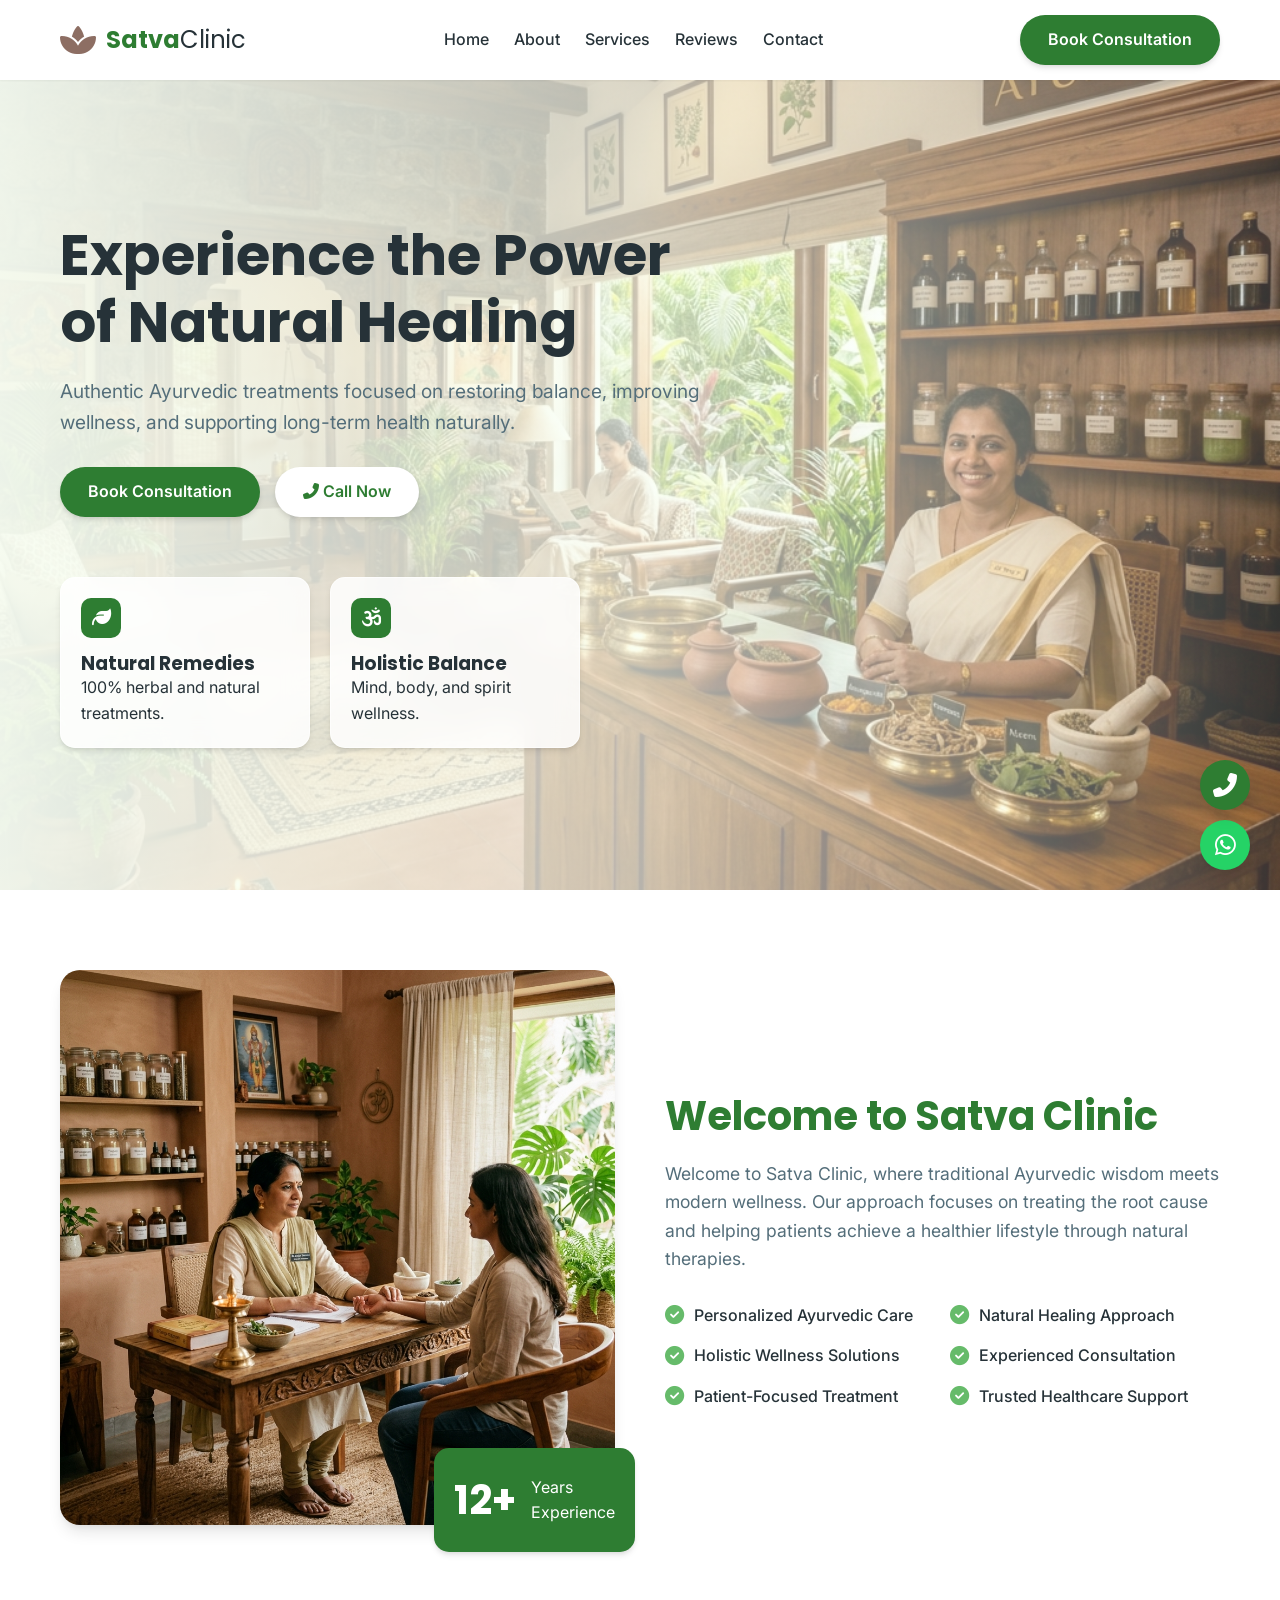
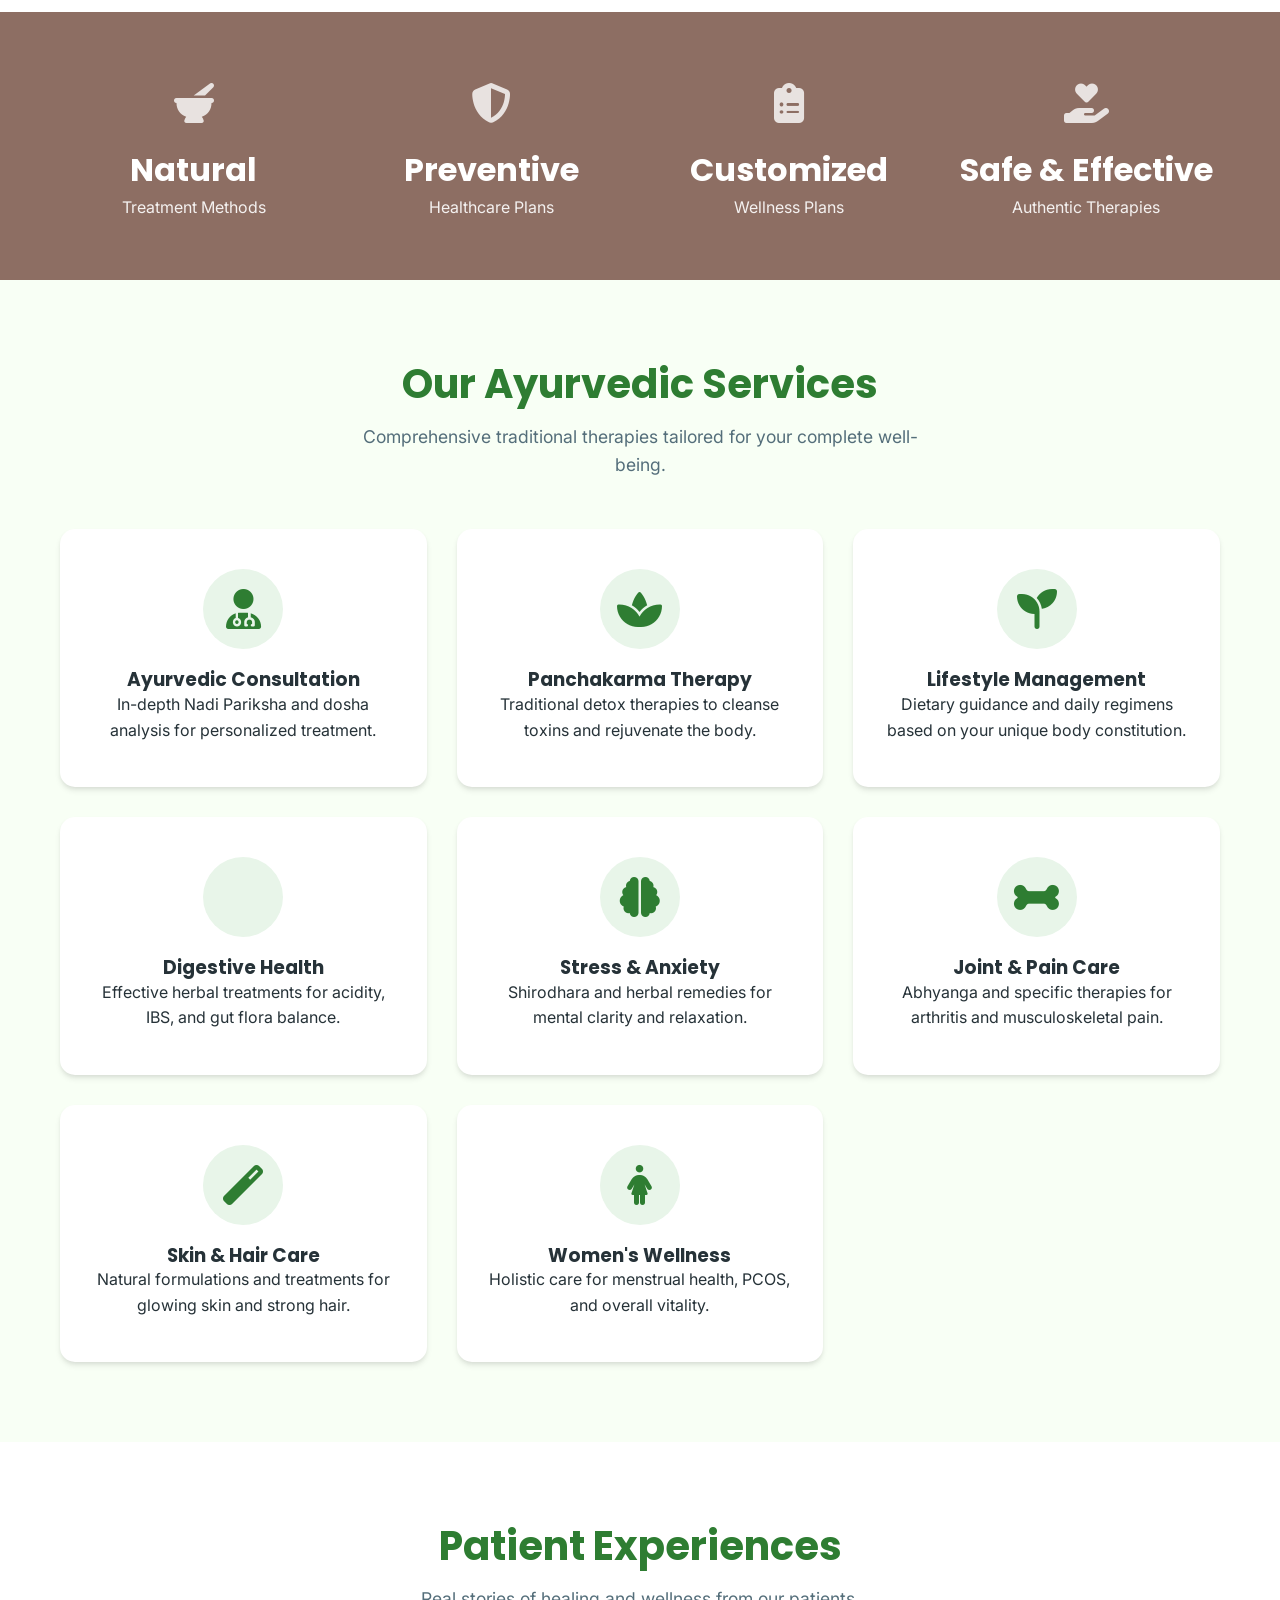
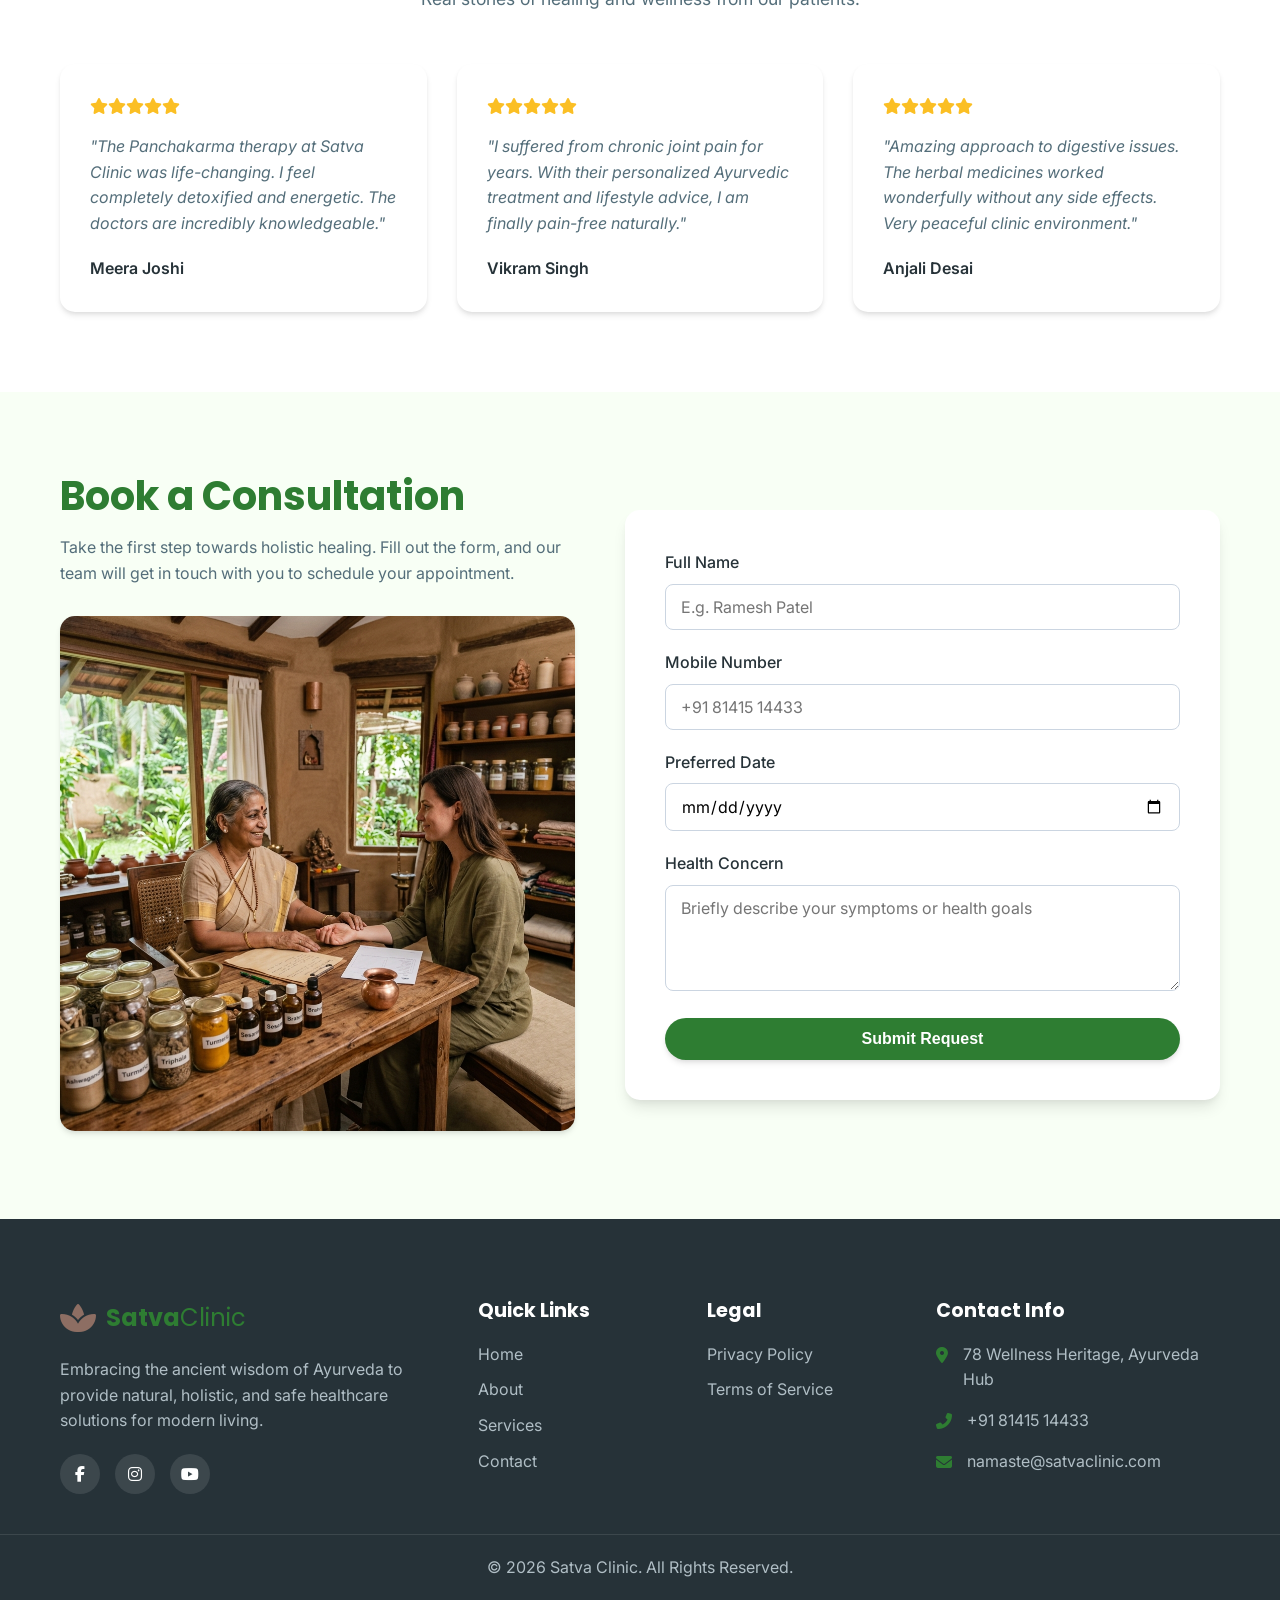
<file: satva-clinic/index.html>
<!DOCTYPE html>
<html lang="en">
<head>
    <meta charset="UTF-8">
    <meta name="viewport" content="width=device-width, initial-scale=1.0">
    <title>Satva Clinic - Authentic Ayurvedic Healthcare</title>
    <meta name="description" content="Authentic Ayurvedic treatments focused on restoring balance, improving wellness, and supporting long-term health naturally at Satva Clinic.">
    <!-- Google Fonts -->
    <link rel="preconnect" href="https://fonts.googleapis.com">
    <link rel="preconnect" href="https://fonts.gstatic.com" crossorigin>
    <link href="https://fonts.googleapis.com/css2?family=Inter:wght@400;500;600&family=Poppins:wght@500;600;700&display=swap" rel="stylesheet">
    <!-- FontAwesome for Icons -->
    <link rel="stylesheet" href="https://cdnjs.cloudflare.com/ajax/libs/font-awesome/6.4.0/css/all.min.css">
    <!-- Custom CSS -->
    <link rel="stylesheet" href="css/style.css">
</head>
<body>
    <!-- Navigation -->
    <nav class="navbar" id="navbar">
        <div class="container nav-container">
            <a href="#" class="logo">
                <i class="fas fa-spa logo-icon"></i>
                <span class="logo-text">Satva<span>Clinic</span></span>
            </a>
            <ul class="nav-links">
                <li><a href="#home">Home</a></li>
                <li><a href="#about">About</a></li>
                <li><a href="#services">Services</a></li>
                <li><a href="#testimonials">Reviews</a></li>
                <li><a href="#contact">Contact</a></li>
            </ul>
            <a href="#appointment" class="btn btn-primary nav-btn">Book Consultation</a>
            <div class="mobile-menu-icon" id="mobile-menu-icon">
                <i class="fas fa-bars"></i>
            </div>
        </div>
    </nav>

    <!-- Hero Section -->
    <header id="home" class="hero">
        <div class="hero-overlay"></div>
        <div class="container hero-container">
            <div class="hero-content fade-in">
                <h1>Experience the Power of Natural Healing</h1>
                <p>Authentic Ayurvedic treatments focused on restoring balance, improving wellness, and supporting long-term health naturally.</p>
                <div class="hero-buttons">
                    <a href="#appointment" class="btn btn-primary">Book Consultation</a>
                    <a href="tel:+918141514433" class="btn btn-secondary">
                        <i class="fas fa-phone-alt"></i> Call Now
                    </a>
                </div>
            </div>
            <div class="hero-cards fade-in delay-1">
                <div class="glass-card">
                    <div class="icon-box"><i class="fas fa-leaf"></i></div>
                    <h3>Natural Remedies</h3>
                    <p>100% herbal and natural treatments.</p>
                </div>
                <div class="glass-card">
                    <div class="icon-box"><i class="fas fa-om"></i></div>
                    <h3>Holistic Balance</h3>
                    <p>Mind, body, and spirit wellness.</p>
                </div>
            </div>
        </div>
    </header>

    <!-- About Section -->
    <section id="about" class="about section-padding bg-light">
        <div class="container about-container">
            <div class="about-image fade-in">
                <img src="" id="team-img" alt="Ayurvedic Doctor at Satva Clinic">
                <div class="experience-badge">
                    <span class="number">12+</span>
                    <span class="text">Years<br>Experience</span>
                </div>
            </div>
            <div class="about-content fade-in delay-1">
                <h2>Welcome to Satva Clinic</h2>
                <p>Welcome to Satva Clinic, where traditional Ayurvedic wisdom meets modern wellness. Our approach focuses on treating the root cause and helping patients achieve a healthier lifestyle through natural therapies.</p>
                <ul class="features-list">
                    <li><i class="fas fa-check-circle"></i> Personalized Ayurvedic Care</li>
                    <li><i class="fas fa-check-circle"></i> Natural Healing Approach</li>
                    <li><i class="fas fa-check-circle"></i> Holistic Wellness Solutions</li>
                    <li><i class="fas fa-check-circle"></i> Experienced Consultation</li>
                    <li><i class="fas fa-check-circle"></i> Patient-Focused Treatment</li>
                    <li><i class="fas fa-check-circle"></i> Trusted Healthcare Support</li>
                </ul>
            </div>
        </div>
    </section>

    <!-- Features Section -->
    <section class="features">
        <div class="container stats-grid">
            <div class="stat-box slide-up">
                <div class="stat-icon"><i class="fas fa-mortar-pestle"></i></div>
                <h3>Natural</h3>
                <p>Treatment Methods</p>
            </div>
            <div class="stat-box slide-up delay-1">
                <div class="stat-icon"><i class="fas fa-shield-alt"></i></div>
                <h3>Preventive</h3>
                <p>Healthcare Plans</p>
            </div>
            <div class="stat-box slide-up delay-2">
                <div class="stat-icon"><i class="fas fa-clipboard-list"></i></div>
                <h3>Customized</h3>
                <p>Wellness Plans</p>
            </div>
            <div class="stat-box slide-up delay-3">
                <div class="stat-icon"><i class="fas fa-hand-holding-heart"></i></div>
                <h3>Safe & Effective</h3>
                <p>Authentic Therapies</p>
            </div>
        </div>
    </section>

    <!-- Services Section -->
    <section id="services" class="services section-padding">
        <div class="container">
            <div class="section-title fade-in">
                <h2>Our Ayurvedic Services</h2>
                <p>Comprehensive traditional therapies tailored for your complete well-being.</p>
            </div>
            <div class="services-grid">
                <div class="service-card slide-up">
                    <div class="service-icon"><i class="fas fa-user-md"></i></div>
                    <h3>Ayurvedic Consultation</h3>
                    <p>In-depth Nadi Pariksha and dosha analysis for personalized treatment.</p>
                </div>
                <div class="service-card slide-up delay-1">
                    <div class="service-icon"><i class="fas fa-spa"></i></div>
                    <h3>Panchakarma Therapy</h3>
                    <p>Traditional detox therapies to cleanse toxins and rejuvenate the body.</p>
                </div>
                <div class="service-card slide-up delay-2">
                    <div class="service-icon"><i class="fas fa-seedling"></i></div>
                    <h3>Lifestyle Management</h3>
                    <p>Dietary guidance and daily regimens based on your unique body constitution.</p>
                </div>
                <div class="service-card slide-up">
                    <div class="service-icon"><i class="fas fa-stomach"></i></div>
                    <h3>Digestive Health</h3>
                    <p>Effective herbal treatments for acidity, IBS, and gut flora balance.</p>
                </div>
                <div class="service-card slide-up delay-1">
                    <div class="service-icon"><i class="fas fa-brain"></i></div>
                    <h3>Stress & Anxiety</h3>
                    <p>Shirodhara and herbal remedies for mental clarity and relaxation.</p>
                </div>
                <div class="service-card slide-up delay-2">
                    <div class="service-icon"><i class="fas fa-bone"></i></div>
                    <h3>Joint & Pain Care</h3>
                    <p>Abhyanga and specific therapies for arthritis and musculoskeletal pain.</p>
                </div>
                <div class="service-card slide-up">
                    <div class="service-icon"><i class="fas fa-magic"></i></div>
                    <h3>Skin & Hair Care</h3>
                    <p>Natural formulations and treatments for glowing skin and strong hair.</p>
                </div>
                <div class="service-card slide-up delay-1">
                    <div class="service-icon"><i class="fas fa-female"></i></div>
                    <h3>Women's Wellness</h3>
                    <p>Holistic care for menstrual health, PCOS, and overall vitality.</p>
                </div>
            </div>
        </div>
    </section>

    <!-- Testimonials Section -->
    <section id="testimonials" class="testimonials section-padding bg-light">
        <div class="container">
            <div class="section-title fade-in">
                <h2>Patient Experiences</h2>
                <p>Real stories of healing and wellness from our patients.</p>
            </div>
            <div class="testimonials-grid">
                <div class="testimonial-card slide-up">
                    <div class="rating">
                        <i class="fas fa-star"></i><i class="fas fa-star"></i><i class="fas fa-star"></i><i class="fas fa-star"></i><i class="fas fa-star"></i>
                    </div>
                    <p>"The Panchakarma therapy at Satva Clinic was life-changing. I feel completely detoxified and energetic. The doctors are incredibly knowledgeable."</p>
                    <div class="patient-info">
                        <div class="patient-name">Meera Joshi</div>
                    </div>
                </div>
                <div class="testimonial-card slide-up delay-1">
                    <div class="rating">
                        <i class="fas fa-star"></i><i class="fas fa-star"></i><i class="fas fa-star"></i><i class="fas fa-star"></i><i class="fas fa-star"></i>
                    </div>
                    <p>"I suffered from chronic joint pain for years. With their personalized Ayurvedic treatment and lifestyle advice, I am finally pain-free naturally."</p>
                    <div class="patient-info">
                        <div class="patient-name">Vikram Singh</div>
                    </div>
                </div>
                <div class="testimonial-card slide-up delay-2">
                    <div class="rating">
                        <i class="fas fa-star"></i><i class="fas fa-star"></i><i class="fas fa-star"></i><i class="fas fa-star"></i><i class="fas fa-star"></i>
                    </div>
                    <p>"Amazing approach to digestive issues. The herbal medicines worked wonderfully without any side effects. Very peaceful clinic environment."</p>
                    <div class="patient-info">
                        <div class="patient-name">Anjali Desai</div>
                    </div>
                </div>
            </div>
        </div>
    </section>

    <!-- Appointment Section -->
    <section id="appointment" class="appointment section-padding">
        <div class="container appointment-container">
            <div class="appointment-content fade-in">
                <h2>Book a Consultation</h2>
                <p>Take the first step towards holistic healing. Fill out the form, and our team will get in touch with you to schedule your appointment.</p>
                <div class="appointment-image-wrapper">
                     <img src="" id="consult-img" alt="Ayurvedic Consultation">
                </div>
            </div>
            <div class="appointment-form-wrapper fade-in delay-1">
                <form class="appointment-form" id="bookingForm">
                    <div class="form-group">
                        <label for="name">Full Name</label>
                        <input type="text" id="name" placeholder="E.g. Ramesh Patel" required>
                    </div>
                    <div class="form-group">
                        <label for="phone">Mobile Number</label>
                        <input type="tel" id="phone" placeholder="+91 81415 14433" required>
                    </div>
                    <div class="form-group">
                        <label for="date">Preferred Date</label>
                        <input type="date" id="date" required>
                    </div>
                    <div class="form-group">
                        <label for="message">Health Concern</label>
                        <textarea id="message" rows="4" placeholder="Briefly describe your symptoms or health goals" required></textarea>
                    </div>
                    <button type="submit" class="btn btn-primary btn-block">Submit Request</button>
                </form>
            </div>
        </div>
    </section>

    <!-- Contact Section & Footer -->
    <footer id="contact" class="footer">
        <div class="container footer-grid">
            <div class="footer-col brand-col">
                <a href="#" class="logo footer-logo">
                    <i class="fas fa-spa logo-icon"></i>
                    <span class="logo-text">Satva<span>Clinic</span></span>
                </a>
                <p>Embracing the ancient wisdom of Ayurveda to provide natural, holistic, and safe healthcare solutions for modern living.</p>
                <div class="social-links">
                    <a href="#"><i class="fab fa-facebook-f"></i></a>
                    <a href="#"><i class="fab fa-instagram"></i></a>
                    <a href="#"><i class="fab fa-youtube"></i></a>
                </div>
            </div>
            <div class="footer-col">
                <h3>Quick Links</h3>
                <ul class="footer-links">
                    <li><a href="#home">Home</a></li>
                    <li><a href="#about">About</a></li>
                    <li><a href="#services">Services</a></li>
                    <li><a href="#contact">Contact</a></li>
                </ul>
            </div>
            <div class="footer-col">
                <h3>Legal</h3>
                <ul class="footer-links">
                    <li><a href="#">Privacy Policy</a></li>
                    <li><a href="#">Terms of Service</a></li>
                </ul>
            </div>
            <div class="footer-col">
                <h3>Contact Info</h3>
                <div class="contact-item">
                    <i class="fas fa-map-marker-alt"></i>
                    <p>78 Wellness Heritage, Ayurveda Hub</p>
                </div>
                <div class="contact-item">
                    <i class="fas fa-phone-alt"></i>
                    <p>+91 81415 14433</p>
                </div>
                <div class="contact-item">
                    <i class="fas fa-envelope"></i>
                    <p>namaste@satvaclinic.com</p>
                </div>
            </div>
        </div>
        <div class="footer-bottom">
            <div class="container">
                <p>&copy; 2026 Satva Clinic. All Rights Reserved.</p>
            </div>
        </div>
    </footer>

    <!-- Floating Action Buttons -->
    <a href="https://wa.me/918141514433" class="fab-btn whatsapp-fab" target="_blank" title="Chat on WhatsApp">
        <i class="fab fa-whatsapp"></i>
    </a>
    <a href="tel:+918141514433" class="fab-btn call-fab" title="Call Now">
        <i class="fas fa-phone-alt"></i>
    </a>
    <a href="#home" class="fab-btn scroll-top-fab" id="scrollTop" title="Scroll to Top">
        <i class="fas fa-chevron-up"></i>
    </a>

    <!-- Custom JS -->
    <script src="js/script.js"></script>
</body>
</html>
</file>
<file: aastha-clinic/css/style.css>
:root {
    --primary-color: #0EA5E9; /* Medical Blue */
    --secondary-color: #16A34A; /* Healthcare Green */
    --accent-color: #38BDF8;
    --bg-color: #FFFFFF;
    --text-color: #1E293B;
    --light-text: #64748B;
    --white: #FFFFFF;
    
    --font-heading: 'Poppins', sans-serif;
    --font-body: 'Inter', sans-serif;
    
    --shadow-sm: 0 1px 2px 0 rgba(0, 0, 0, 0.05);
    --shadow-md: 0 4px 6px -1px rgba(0, 0, 0, 0.1), 0 2px 4px -1px rgba(0, 0, 0, 0.06);
    --shadow-lg: 0 10px 15px -3px rgba(0, 0, 0, 0.1), 0 4px 6px -2px rgba(0, 0, 0, 0.05);
    --shadow-hover: 0 20px 25px -5px rgba(0, 0, 0, 0.1), 0 10px 10px -5px rgba(0, 0, 0, 0.04);
    
    --transition: all 0.3s ease-in-out;
}

* {
    margin: 0;
    padding: 0;
    box-sizing: border-box;
}

html {
    scroll-behavior: smooth;
    font-size: 16px;
}

body {
    font-family: var(--font-body);
    color: var(--text-color);
    background-color: var(--bg-color);
    line-height: 1.6;
    overflow-x: hidden;
}

h1, h2, h3, h4, h5, h6 {
    font-family: var(--font-heading);
    font-weight: 700;
    color: var(--text-color);
    line-height: 1.2;
}

a {
    text-decoration: none;
    color: inherit;
    transition: var(--transition);
}

ul {
    list-style: none;
}

.container {
    max-width: 1200px;
    margin: 0 auto;
    padding: 0 20px;
}

.section-padding {
    padding: 80px 0;
}

.bg-light {
    background-color: #F8FAFC;
}

.section-title {
    text-align: center;
    margin-bottom: 50px;
}

.section-title h2 {
    font-size: 2.5rem;
    margin-bottom: 15px;
    color: var(--primary-color);
}

.section-title p {
    color: var(--light-text);
    max-width: 600px;
    margin: 0 auto;
    font-size: 1.1rem;
}

/* Buttons */
.btn {
    display: inline-block;
    padding: 12px 28px;
    border-radius: 50px;
    font-weight: 600;
    font-size: 1rem;
    cursor: pointer;
    border: none;
    text-align: center;
    transition: var(--transition);
}

.btn-primary {
    background-color: var(--primary-color);
    color: var(--white);
    box-shadow: var(--shadow-md);
}

.btn-primary:hover {
    background-color: #0284c7; /* darker blue */
    transform: translateY(-2px);
    box-shadow: var(--shadow-lg);
    color: var(--white);
}

.btn-secondary {
    background-color: var(--white);
    color: var(--primary-color);
    box-shadow: var(--shadow-md);
}

.btn-secondary:hover {
    background-color: #f0f9ff;
    transform: translateY(-2px);
    box-shadow: var(--shadow-lg);
}

.btn-block {
    display: block;
    width: 100%;
}

/* Navigation */
.navbar {
    background-color: rgba(255, 255, 255, 0.95);
    backdrop-filter: blur(10px);
    padding: 15px 0;
    position: sticky;
    top: 0;
    z-index: 1000;
    box-shadow: var(--shadow-sm);
    transition: var(--transition);
}

.navbar.scrolled {
    padding: 10px 0;
    box-shadow: var(--shadow-md);
}

.nav-container {
    display: flex;
    justify-content: space-between;
    align-items: center;
}

.logo {
    display: flex;
    align-items: center;
    gap: 10px;
    font-size: 1.5rem;
    font-weight: 700;
    font-family: var(--font-heading);
    color: var(--primary-color);
}

.logo-icon {
    font-size: 2rem;
    color: var(--secondary-color);
}

.logo-text span {
    color: var(--text-color);
    font-weight: 400;
}

.nav-links {
    display: flex;
    gap: 25px;
}

.nav-links a {
    font-weight: 500;
    color: var(--text-color);
}

.nav-links a:hover {
    color: var(--primary-color);
}

.mobile-menu-icon {
    display: none;
    font-size: 1.5rem;
    cursor: pointer;
    color: var(--text-color);
}

/* Hero Section */
.hero {
    position: relative;
    min-height: 90vh;
    display: flex;
    align-items: center;
    background: url('../assets/images/hero.png') center/cover no-repeat;
}

.hero-overlay {
    position: absolute;
    top: 0;
    left: 0;
    width: 100%;
    height: 100%;
    background: linear-gradient(to right, rgba(255, 255, 255, 0.95) 0%, rgba(255, 255, 255, 0.8) 50%, rgba(255, 255, 255, 0.3) 100%);
}

.hero-container {
    position: relative;
    z-index: 1;
    display: flex;
    flex-direction: column;
    gap: 40px;
    width: 100%;
}

.hero-content {
    max-width: 650px;
}

.hero-content h1 {
    font-size: 3.5rem;
    color: var(--text-color);
    margin-bottom: 20px;
}

.hero-content p {
    font-size: 1.2rem;
    color: var(--light-text);
    margin-bottom: 30px;
}

.hero-buttons {
    display: flex;
    gap: 15px;
}

.hero-cards {
    display: flex;
    gap: 20px;
    margin-top: 20px;
}

.glass-card {
    background: rgba(255, 255, 255, 0.85);
    backdrop-filter: blur(12px);
    border: 1px solid rgba(255, 255, 255, 0.6);
    padding: 20px;
    border-radius: 15px;
    box-shadow: var(--shadow-md);
    flex: 1;
    max-width: 250px;
    transition: var(--transition);
}

.glass-card:hover {
    transform: translateY(-5px);
    box-shadow: var(--shadow-hover);
}

.glass-card .icon-box {
    background-color: var(--secondary-color);
    color: var(--white);
    width: 40px;
    height: 40px;
    border-radius: 10px;
    display: flex;
    align-items: center;
    justify-content: center;
    font-size: 1.2rem;
    margin-bottom: 15px;
}

/* Services */
.services-grid {
    display: grid;
    grid-template-columns: repeat(auto-fit, minmax(280px, 1fr));
    gap: 30px;
}

.service-card {
    background-color: var(--white);
    padding: 40px 30px;
    border-radius: 15px;
    box-shadow: var(--shadow-md);
    text-align: center;
    transition: var(--transition);
    border-bottom: 4px solid transparent;
}

.service-card:hover {
    transform: translateY(-10px);
    box-shadow: var(--shadow-hover);
    border-bottom-color: var(--primary-color);
}

.service-icon {
    width: 80px;
    height: 80px;
    background-color: #E0F2FE; /* Light blue */
    color: var(--primary-color);
    border-radius: 50%;
    display: flex;
    align-items: center;
    justify-content: center;
    font-size: 2.5rem;
    margin: 0 auto 20px;
    transition: var(--transition);
}

.service-card:hover .service-icon {
    background-color: var(--primary-color);
    color: var(--white);
}

/* About Section */
.about-container {
    display: flex;
    align-items: center;
    gap: 50px;
}

.about-image {
    flex: 1;
    position: relative;
}

.about-image img {
    width: 100%;
    border-radius: 20px;
    box-shadow: var(--shadow-lg);
}

.experience-badge {
    position: absolute;
    bottom: -20px;
    right: -20px;
    background-color: var(--secondary-color);
    color: var(--white);
    padding: 20px;
    border-radius: 15px;
    box-shadow: var(--shadow-md);
    display: flex;
    align-items: center;
    gap: 15px;
}

.experience-badge .number {
    font-size: 2rem;
    font-weight: 700;
    font-family: var(--font-heading);
}

.about-content {
    flex: 1;
}

.about-content h2 {
    font-size: 2.5rem;
    color: var(--primary-color);
    margin-bottom: 20px;
}

.about-content p {
    color: var(--light-text);
    margin-bottom: 30px;
    font-size: 1.1rem;
}

.features-list {
    display: grid;
    grid-template-columns: 1fr 1fr;
    gap: 15px;
}

.features-list li {
    display: flex;
    align-items: center;
    gap: 10px;
    font-weight: 500;
}

.features-list li i {
    color: var(--secondary-color);
    font-size: 1.2rem;
}

/* Features / Statistics */
.features {
    background-color: var(--primary-color);
    padding: 60px 0;
    color: var(--white);
}

.stats-grid {
    display: grid;
    grid-template-columns: repeat(auto-fit, minmax(200px, 1fr));
    gap: 30px;
    text-align: center;
}

.stat-icon {
    font-size: 2.5rem;
    margin-bottom: 15px;
    color: rgba(255, 255, 255, 0.8);
}

.stat-box h3 {
    font-size: 2rem;
    color: var(--white);
    display: inline-block;
    font-family: var(--font-heading);
}

.stat-box p {
    font-size: 1rem;
    margin-top: 5px;
    color: rgba(255, 255, 255, 0.9);
}

/* Testimonials */
.testimonials-grid {
    display: grid;
    grid-template-columns: repeat(auto-fit, minmax(300px, 1fr));
    gap: 30px;
}

.testimonial-card {
    background-color: var(--white);
    padding: 30px;
    border-radius: 15px;
    box-shadow: var(--shadow-md);
    position: relative;
}

.rating {
    color: #FBBF24;
    margin-bottom: 15px;
}

.testimonial-card p {
    font-style: italic;
    color: var(--light-text);
    margin-bottom: 20px;
}

.patient-info {
    display: flex;
    align-items: center;
    gap: 15px;
}

.patient-name {
    font-weight: 600;
    color: var(--text-color);
}

/* Appointment */
.appointment-container {
    display: flex;
    gap: 50px;
    align-items: center;
}

.appointment-content {
    flex: 1;
}

.appointment-content h2 {
    font-size: 2.5rem;
    color: var(--primary-color);
    margin-bottom: 15px;
}

.appointment-content p {
    color: var(--light-text);
    margin-bottom: 30px;
}

.appointment-image-wrapper img {
    width: 100%;
    border-radius: 15px;
    box-shadow: var(--shadow-md);
}

.appointment-form-wrapper {
    flex: 1;
    background-color: var(--white);
    padding: 40px;
    border-radius: 15px;
    box-shadow: var(--shadow-lg);
}

.form-group {
    margin-bottom: 20px;
}

label {
    display: block;
    margin-bottom: 8px;
    font-weight: 500;
}

input, textarea {
    width: 100%;
    padding: 12px 15px;
    border: 1px solid #CBD5E1;
    border-radius: 8px;
    font-family: var(--font-body);
    font-size: 1rem;
    outline: none;
    transition: var(--transition);
}

input:focus, textarea:focus {
    border-color: var(--primary-color);
    box-shadow: 0 0 0 3px rgba(14, 165, 233, 0.2);
}

/* Map Section */
.map-section {
    line-height: 0;
}

/* Footer */
.footer {
    background-color: #0F172A;
    color: #94A3B8;
    padding-top: 80px;
}

.footer-grid {
    display: grid;
    grid-template-columns: 2fr 1fr 1fr 1.5fr;
    gap: 40px;
    margin-bottom: 40px;
}

.footer-col h3 {
    color: var(--white);
    margin-bottom: 20px;
    font-size: 1.2rem;
}

.footer-logo {
    color: var(--white);
    margin-bottom: 20px;
    display: inline-flex;
}

.footer-logo span {
    color: var(--primary-color);
}

.brand-col p {
    margin-bottom: 20px;
}

.social-links {
    display: flex;
    gap: 15px;
}

.social-links a {
    width: 40px;
    height: 40px;
    background-color: rgba(255, 255, 255, 0.1);
    color: var(--white);
    display: flex;
    align-items: center;
    justify-content: center;
    border-radius: 50%;
    transition: var(--transition);
}

.social-links a:hover {
    background-color: var(--primary-color);
    transform: translateY(-3px);
}

.footer-links li {
    margin-bottom: 10px;
}

.footer-links a:hover {
    color: var(--primary-color);
}

.contact-item {
    display: flex;
    gap: 15px;
    margin-bottom: 15px;
}

.contact-item i {
    color: var(--secondary-color);
    margin-top: 5px;
}

.footer-bottom {
    border-top: 1px solid rgba(255, 255, 255, 0.1);
    padding: 20px 0;
    text-align: center;
}

/* Floating Action Buttons */
.fab-btn {
    position: fixed;
    width: 50px;
    height: 50px;
    border-radius: 50%;
    display: flex;
    align-items: center;
    justify-content: center;
    color: var(--white);
    font-size: 1.5rem;
    box-shadow: var(--shadow-lg);
    z-index: 100;
    transition: var(--transition);
}

.whatsapp-fab {
    bottom: 30px;
    right: 30px;
    background-color: #25D366;
}

.call-fab {
    bottom: 90px;
    right: 30px;
    background-color: var(--primary-color);
}

.scroll-top-fab {
    bottom: 30px;
    left: 30px;
    background-color: var(--secondary-color);
    opacity: 0;
    visibility: hidden;
}

.scroll-top-fab.visible {
    opacity: 1;
    visibility: visible;
}

.fab-btn:hover {
    transform: scale(1.1);
    color: var(--white);
}

/* Animations */
.fade-in {
    opacity: 0;
    transform: translateY(20px);
    transition: opacity 0.8s ease-out, transform 0.8s ease-out;
}

.fade-in.appear {
    opacity: 1;
    transform: translateY(0);
}

.slide-up {
    opacity: 0;
    transform: translateY(40px);
    transition: opacity 0.8s ease-out, transform 0.8s ease-out;
}

.slide-up.appear {
    opacity: 1;
    transform: translateY(0);
}

.delay-1 { transition-delay: 0.2s; }
.delay-2 { transition-delay: 0.4s; }
.delay-3 { transition-delay: 0.6s; }

/* Responsive */
@media (max-width: 992px) {
    .hero-content h1 { font-size: 3rem; }
    .about-container { flex-direction: column; }
    .appointment-container { flex-direction: column; }
    .footer-grid { grid-template-columns: 1fr 1fr; }
}

@media (max-width: 768px) {
    .nav-links {
        position: absolute;
        top: 100%;
        left: 0;
        width: 100%;
        background-color: var(--white);
        flex-direction: column;
        gap: 0;
        box-shadow: var(--shadow-md);
        display: none;
    }
    
    .nav-links.active {
        display: flex;
    }
    
    .nav-links li {
        text-align: center;
        border-bottom: 1px solid #f1f5f9;
    }
    
    .nav-links a {
        display: block;
        padding: 15px;
    }
    
    .nav-btn { display: none; }
    .mobile-menu-icon { display: block; }
    
    .hero-content h1 { font-size: 2.5rem; }
    .hero-cards { flex-direction: column; }
    .glass-card { max-width: 100%; }
    
    .features-list { grid-template-columns: 1fr; }
    .footer-grid { grid-template-columns: 1fr; }
}
</file>
<file: karma-pharmacy/css/style.css>
:root {
    --primary-color: #0EA5E9; /* Medical Blue */
    --secondary-color: #22C55E; /* Healthcare Green */
    --accent-color: #10B981;
    --bg-color: #F8FAFC;
    --text-color: #1E293B;
    --light-text: #64748B;
    --white: #FFFFFF;
    
    --font-heading: 'Poppins', sans-serif;
    --font-body: 'Inter', sans-serif;
    
    --shadow-sm: 0 1px 2px 0 rgba(0, 0, 0, 0.05);
    --shadow-md: 0 4px 6px -1px rgba(0, 0, 0, 0.1), 0 2px 4px -1px rgba(0, 0, 0, 0.06);
    --shadow-lg: 0 10px 15px -3px rgba(0, 0, 0, 0.1), 0 4px 6px -2px rgba(0, 0, 0, 0.05);
    --shadow-hover: 0 20px 25px -5px rgba(0, 0, 0, 0.1), 0 10px 10px -5px rgba(0, 0, 0, 0.04);
    
    --transition: all 0.3s ease-in-out;
}

* {
    margin: 0;
    padding: 0;
    box-sizing: border-box;
}

html {
    scroll-behavior: smooth;
    font-size: 16px;
}

body {
    font-family: var(--font-body);
    color: var(--text-color);
    background-color: var(--bg-color);
    line-height: 1.6;
    overflow-x: hidden;
}

h1, h2, h3, h4, h5, h6 {
    font-family: var(--font-heading);
    font-weight: 700;
    color: var(--text-color);
    line-height: 1.2;
}

a {
    text-decoration: none;
    color: inherit;
    transition: var(--transition);
}

ul {
    list-style: none;
}

.container {
    max-width: 1200px;
    margin: 0 auto;
    padding: 0 20px;
}

.section-padding {
    padding: 80px 0;
}

.bg-light {
    background-color: var(--white);
}

.section-title {
    text-align: center;
    margin-bottom: 50px;
}

.section-title h2 {
    font-size: 2.5rem;
    margin-bottom: 15px;
    color: var(--primary-color);
}

.section-title p {
    color: var(--light-text);
    max-width: 600px;
    margin: 0 auto;
    font-size: 1.1rem;
}

/* Top Bar */
.top-bar {
    background-color: var(--primary-color);
    color: var(--white);
    padding: 10px 0;
    font-size: 0.9rem;
}

.contact-info {
    display: flex;
    justify-content: flex-end;
    gap: 20px;
}

.contact-info span {
    display: flex;
    align-items: center;
    gap: 8px;
}

/* Buttons */
.btn {
    display: inline-block;
    padding: 12px 28px;
    border-radius: 50px;
    font-weight: 600;
    font-size: 1rem;
    cursor: pointer;
    border: none;
    text-align: center;
    transition: var(--transition);
}

.btn-primary {
    background-color: var(--secondary-color);
    color: var(--white);
    box-shadow: var(--shadow-md);
}

.btn-primary:hover {
    background-color: #16a34a; /* darker green */
    transform: translateY(-2px);
    box-shadow: var(--shadow-lg);
    color: var(--white);
}

.btn-secondary {
    background-color: var(--white);
    color: var(--primary-color);
    box-shadow: var(--shadow-md);
}

.btn-secondary:hover {
    background-color: #f0f9ff;
    transform: translateY(-2px);
    box-shadow: var(--shadow-lg);
}

.btn-block {
    display: block;
    width: 100%;
}

/* Navigation */
.navbar {
    background-color: rgba(255, 255, 255, 0.95);
    backdrop-filter: blur(10px);
    padding: 15px 0;
    position: sticky;
    top: 0;
    z-index: 1000;
    box-shadow: var(--shadow-sm);
    transition: var(--transition);
}

.navbar.scrolled {
    padding: 10px 0;
    box-shadow: var(--shadow-md);
}

.nav-container {
    display: flex;
    justify-content: space-between;
    align-items: center;
}

.logo {
    display: flex;
    align-items: center;
    gap: 10px;
    font-size: 1.5rem;
    font-weight: 700;
    font-family: var(--font-heading);
    color: var(--primary-color);
}

.logo-icon {
    font-size: 2rem;
    color: var(--secondary-color);
}

.logo-text span {
    color: var(--text-color);
    font-weight: 400;
}

.nav-links {
    display: flex;
    gap: 25px;
}

.nav-links a {
    font-weight: 500;
    color: var(--text-color);
}

.nav-links a:hover {
    color: var(--primary-color);
}

.mobile-menu-icon {
    display: none;
    font-size: 1.5rem;
    cursor: pointer;
    color: var(--text-color);
}

/* Hero Section */
.hero {
    position: relative;
    min-height: 90vh;
    display: flex;
    align-items: center;
    background: url('../assets/images/hero.png') center/cover no-repeat;
}

.hero-overlay {
    position: absolute;
    top: 0;
    left: 0;
    width: 100%;
    height: 100%;
    background: linear-gradient(to right, rgba(248, 250, 252, 0.95) 0%, rgba(248, 250, 252, 0.8) 50%, rgba(248, 250, 252, 0.4) 100%);
}

.hero-container {
    position: relative;
    z-index: 1;
    display: flex;
    flex-direction: column;
    gap: 40px;
    width: 100%;
}

.hero-content {
    max-width: 650px;
}

.hero-content h1 {
    font-size: 3.5rem;
    color: var(--text-color);
    margin-bottom: 20px;
}

.hero-content p {
    font-size: 1.2rem;
    color: var(--light-text);
    margin-bottom: 30px;
}

.hero-buttons {
    display: flex;
    gap: 15px;
}

.hero-cards {
    display: flex;
    gap: 20px;
    margin-top: 20px;
}

.glass-card {
    background: rgba(255, 255, 255, 0.85);
    backdrop-filter: blur(12px);
    border: 1px solid rgba(255, 255, 255, 0.6);
    padding: 20px;
    border-radius: 15px;
    box-shadow: var(--shadow-md);
    flex: 1;
    max-width: 250px;
    transition: var(--transition);
}

.glass-card:hover {
    transform: translateY(-5px);
    box-shadow: var(--shadow-hover);
}

.glass-card .icon-box {
    background-color: var(--primary-color);
    color: var(--white);
    width: 40px;
    height: 40px;
    border-radius: 10px;
    display: flex;
    align-items: center;
    justify-content: center;
    font-size: 1.2rem;
    margin-bottom: 15px;
}

/* Services */
.services-grid {
    display: grid;
    grid-template-columns: repeat(auto-fit, minmax(280px, 1fr));
    gap: 30px;
}

.service-card {
    background-color: var(--white);
    padding: 40px 30px;
    border-radius: 15px;
    box-shadow: var(--shadow-md);
    text-align: center;
    transition: var(--transition);
    border-bottom: 4px solid transparent;
}

.service-card:hover {
    transform: translateY(-10px);
    box-shadow: var(--shadow-hover);
    border-bottom-color: var(--secondary-color);
}

.service-icon {
    width: 80px;
    height: 80px;
    background-color: #E0F2FE; /* Light blue */
    color: var(--primary-color);
    border-radius: 50%;
    display: flex;
    align-items: center;
    justify-content: center;
    font-size: 2.5rem;
    margin: 0 auto 20px;
    transition: var(--transition);
}

.service-card:hover .service-icon {
    background-color: var(--secondary-color);
    color: var(--white);
}

/* About Section */
.about-container {
    display: flex;
    align-items: center;
    gap: 50px;
}

.about-image {
    flex: 1;
    position: relative;
}

.about-image img {
    width: 100%;
    border-radius: 20px;
    box-shadow: var(--shadow-lg);
}

.experience-badge {
    position: absolute;
    bottom: -20px;
    right: -20px;
    background-color: var(--primary-color);
    color: var(--white);
    padding: 20px;
    border-radius: 15px;
    box-shadow: var(--shadow-md);
    display: flex;
    align-items: center;
    gap: 15px;
}

.experience-badge .number {
    font-size: 2rem;
    font-weight: 700;
    font-family: var(--font-heading);
}

.about-content {
    flex: 1;
}

.about-content h2 {
    font-size: 2.5rem;
    color: var(--primary-color);
    margin-bottom: 20px;
}

.about-content p {
    color: var(--light-text);
    margin-bottom: 30px;
    font-size: 1.1rem;
}

.features-list {
    display: grid;
    grid-template-columns: 1fr 1fr;
    gap: 15px;
}

.features-list li {
    display: flex;
    align-items: center;
    gap: 10px;
    font-weight: 500;
}

.features-list li i {
    color: var(--secondary-color);
    font-size: 1.2rem;
}

/* Features / Statistics */
.features {
    background-color: var(--primary-color);
    padding: 60px 0;
    color: var(--white);
}

.stats-grid {
    display: grid;
    grid-template-columns: repeat(auto-fit, minmax(200px, 1fr));
    gap: 30px;
    text-align: center;
}

.stat-icon {
    font-size: 2.5rem;
    margin-bottom: 15px;
    color: rgba(255, 255, 255, 0.8);
}

.stat-box h3 {
    font-size: 2rem;
    color: var(--white);
    display: inline-block;
    font-family: var(--font-heading);
}

.stat-box p {
    font-size: 1rem;
    margin-top: 5px;
    color: rgba(255, 255, 255, 0.9);
}

/* Testimonials */
.testimonials-grid {
    display: grid;
    grid-template-columns: repeat(auto-fit, minmax(300px, 1fr));
    gap: 30px;
}

.testimonial-card {
    background-color: var(--white);
    padding: 30px;
    border-radius: 15px;
    box-shadow: var(--shadow-md);
    position: relative;
}

.rating {
    color: #FBBF24;
    margin-bottom: 15px;
}

.testimonial-card p {
    font-style: italic;
    color: var(--light-text);
    margin-bottom: 20px;
}

.patient-info {
    display: flex;
    align-items: center;
    gap: 15px;
}

.patient-name {
    font-weight: 600;
    color: var(--text-color);
}

/* Products Highlights (Appointment style section) */
.appointment-container {
    display: flex;
    gap: 50px;
    align-items: center;
}

.appointment-content {
    flex: 1;
}

.appointment-content h2 {
    font-size: 2.5rem;
    color: var(--primary-color);
    margin-bottom: 15px;
}

.appointment-content p {
    color: var(--light-text);
    margin-bottom: 30px;
}

.appointment-image-wrapper img {
    width: 100%;
    border-radius: 15px;
    box-shadow: var(--shadow-md);
}

.appointment-form-wrapper {
    flex: 1;
    background-color: var(--white);
    padding: 40px;
    border-radius: 15px;
    box-shadow: var(--shadow-lg);
}

/* Map Section */
.map-section {
    line-height: 0;
}

/* Footer */
.footer {
    background-color: #0F172A;
    color: #94A3B8;
    padding-top: 80px;
}

.footer-grid {
    display: grid;
    grid-template-columns: 2fr 1fr 1fr 1.5fr;
    gap: 40px;
    margin-bottom: 40px;
}

.footer-col h3 {
    color: var(--white);
    margin-bottom: 20px;
    font-size: 1.2rem;
}

.footer-logo {
    color: var(--white);
    margin-bottom: 20px;
    display: inline-flex;
}

.footer-logo span {
    color: var(--primary-color);
}

.brand-col p {
    margin-bottom: 20px;
}

.social-links {
    display: flex;
    gap: 15px;
}

.social-links a {
    width: 40px;
    height: 40px;
    background-color: rgba(255, 255, 255, 0.1);
    color: var(--white);
    display: flex;
    align-items: center;
    justify-content: center;
    border-radius: 50%;
    transition: var(--transition);
}

.social-links a:hover {
    background-color: var(--primary-color);
    transform: translateY(-3px);
}

.footer-links li {
    margin-bottom: 10px;
}

.footer-links a:hover {
    color: var(--primary-color);
}

.contact-item {
    display: flex;
    gap: 15px;
    margin-bottom: 15px;
}

.contact-item i {
    color: var(--secondary-color);
    margin-top: 5px;
}

.footer-bottom {
    border-top: 1px solid rgba(255, 255, 255, 0.1);
    padding: 20px 0;
    text-align: center;
}

/* Floating Action Buttons */
.fab-btn {
    position: fixed;
    width: 50px;
    height: 50px;
    border-radius: 50%;
    display: flex;
    align-items: center;
    justify-content: center;
    color: var(--white);
    font-size: 1.5rem;
    box-shadow: var(--shadow-lg);
    z-index: 100;
    transition: var(--transition);
}

.whatsapp-fab {
    bottom: 30px;
    right: 30px;
    background-color: #25D366;
}

.call-fab {
    bottom: 90px;
    right: 30px;
    background-color: var(--primary-color);
}

.scroll-top-fab {
    bottom: 30px;
    left: 30px;
    background-color: var(--secondary-color);
    opacity: 0;
    visibility: hidden;
}

.scroll-top-fab.visible {
    opacity: 1;
    visibility: visible;
}

.fab-btn:hover {
    transform: scale(1.1);
    color: var(--white);
}

/* Animations */
.fade-in {
    opacity: 0;
    transform: translateY(20px);
    transition: opacity 0.8s ease-out, transform 0.8s ease-out;
}

.fade-in.appear {
    opacity: 1;
    transform: translateY(0);
}

.slide-up {
    opacity: 0;
    transform: translateY(40px);
    transition: opacity 0.8s ease-out, transform 0.8s ease-out;
}

.slide-up.appear {
    opacity: 1;
    transform: translateY(0);
}

.delay-1 { transition-delay: 0.2s; }
.delay-2 { transition-delay: 0.4s; }
.delay-3 { transition-delay: 0.6s; }

/* Responsive */
@media (max-width: 992px) {
    .hero-content h1 { font-size: 3rem; }
    .about-container { flex-direction: column; }
    .appointment-container { flex-direction: column; }
    .footer-grid { grid-template-columns: 1fr 1fr; }
}

@media (max-width: 768px) {
    .top-bar { padding: 5px 0; }
    .contact-info {
        flex-direction: column;
        align-items: center;
        gap: 5px;
        font-size: 0.8rem;
    }
    .nav-links {
        position: absolute;
        top: 100%;
        left: 0;
        width: 100%;
        background-color: var(--white);
        flex-direction: column;
        gap: 0;
        box-shadow: var(--shadow-md);
        display: none;
    }
    
    .nav-links.active {
        display: flex;
    }
    
    .nav-links li {
        text-align: center;
        border-bottom: 1px solid #f1f5f9;
    }
    
    .nav-links a {
        display: block;
        padding: 15px;
    }
    
    .nav-btn { display: none; }
    .mobile-menu-icon { display: block; }
    
    .hero-content h1 { font-size: 2.5rem; }
    .hero-cards { flex-direction: column; }
    .glass-card { max-width: 100%; }
    
    .features-list { grid-template-columns: 1fr; }
    .footer-grid { grid-template-columns: 1fr; }
}
</file>
<file: satva-clinic/css/style.css>
:root {
    --primary-color: #2E7D32; /* Natural Green */
    --secondary-color: #8D6E63; /* Earth Brown */
    --accent-color: #66BB6A;
    --bg-color: #F8FFF5;
    --text-color: #263238;
    --light-text: #546E7A;
    --white: #FFFFFF;
    
    --font-heading: 'Poppins', sans-serif;
    --font-body: 'Inter', sans-serif;
    
    --shadow-sm: 0 1px 2px 0 rgba(0, 0, 0, 0.05);
    --shadow-md: 0 4px 6px -1px rgba(0, 0, 0, 0.1), 0 2px 4px -1px rgba(0, 0, 0, 0.06);
    --shadow-lg: 0 10px 15px -3px rgba(0, 0, 0, 0.1), 0 4px 6px -2px rgba(0, 0, 0, 0.05);
    --shadow-hover: 0 20px 25px -5px rgba(0, 0, 0, 0.1), 0 10px 10px -5px rgba(0, 0, 0, 0.04);
    
    --transition: all 0.3s ease-in-out;
}

* {
    margin: 0;
    padding: 0;
    box-sizing: border-box;
}

html {
    scroll-behavior: smooth;
    font-size: 16px;
}

body {
    font-family: var(--font-body);
    color: var(--text-color);
    background-color: var(--bg-color);
    line-height: 1.6;
    overflow-x: hidden;
}

h1, h2, h3, h4, h5, h6 {
    font-family: var(--font-heading);
    font-weight: 700;
    color: var(--text-color);
    line-height: 1.2;
}

a {
    text-decoration: none;
    color: inherit;
    transition: var(--transition);
}

ul {
    list-style: none;
}

.container {
    max-width: 1200px;
    margin: 0 auto;
    padding: 0 20px;
}

.section-padding {
    padding: 80px 0;
}

.bg-light {
    background-color: var(--white);
}

.section-title {
    text-align: center;
    margin-bottom: 50px;
}

.section-title h2 {
    font-size: 2.5rem;
    margin-bottom: 15px;
    color: var(--primary-color);
}

.section-title p {
    color: var(--light-text);
    max-width: 600px;
    margin: 0 auto;
    font-size: 1.1rem;
}

/* Buttons */
.btn {
    display: inline-block;
    padding: 12px 28px;
    border-radius: 50px;
    font-weight: 600;
    font-size: 1rem;
    cursor: pointer;
    border: none;
    text-align: center;
    transition: var(--transition);
}

.btn-primary {
    background-color: var(--primary-color);
    color: var(--white);
    box-shadow: var(--shadow-md);
}

.btn-primary:hover {
    background-color: #1B5E20; /* darker green */
    transform: translateY(-2px);
    box-shadow: var(--shadow-lg);
    color: var(--white);
}

.btn-secondary {
    background-color: var(--white);
    color: var(--primary-color);
    box-shadow: var(--shadow-md);
}

.btn-secondary:hover {
    background-color: #f1f8e9;
    transform: translateY(-2px);
    box-shadow: var(--shadow-lg);
}

.btn-block {
    display: block;
    width: 100%;
}


/* Navigation */
.navbar {
    background-color: rgba(255, 255, 255, 0.95);
    backdrop-filter: blur(10px);
    padding: 15px 0;
    position: sticky;
    top: 0;
    z-index: 1000;
    box-shadow: var(--shadow-sm);
    transition: var(--transition);
}

.navbar.scrolled {
    padding: 10px 0;
    box-shadow: var(--shadow-md);
}

.nav-container {
    display: flex;
    justify-content: space-between;
    align-items: center;
}

.logo {
    display: flex;
    align-items: center;
    gap: 10px;
    font-size: 1.5rem;
    font-weight: 700;
    font-family: var(--font-heading);
    color: var(--primary-color);
}

.logo-icon {
    font-size: 2rem;
    color: var(--secondary-color);
}

.logo-text span {
    color: var(--text-color);
    font-weight: 400;
}

.nav-links {
    display: flex;
    gap: 25px;
}

.nav-links a {
    font-weight: 500;
    color: var(--text-color);
}

.nav-links a:hover {
    color: var(--primary-color);
}

.mobile-menu-icon {
    display: none;
    font-size: 1.5rem;
    cursor: pointer;
    color: var(--text-color);
}

/* Hero Section */
.hero {
    position: relative;
    min-height: 90vh;
    display: flex;
    align-items: center;
    background: url('../assets/images/hero.png') center/cover no-repeat;
}

.hero-overlay {
    position: absolute;
    top: 0;
    left: 0;
    width: 100%;
    height: 100%;
    background: linear-gradient(to right, rgba(248, 255, 245, 0.95) 0%, rgba(248, 255, 245, 0.7) 50%, rgba(248, 255, 245, 0.2) 100%);
}

.hero-container {
    position: relative;
    z-index: 1;
    display: flex;
    flex-direction: column;
    gap: 40px;
    width: 100%;
}

.hero-content {
    max-width: 650px;
}

.hero-content h1 {
    font-size: 3.5rem;
    color: var(--text-color);
    margin-bottom: 20px;
}

.hero-content p {
    font-size: 1.2rem;
    color: var(--light-text);
    margin-bottom: 30px;
}

.hero-buttons {
    display: flex;
    gap: 15px;
}

.hero-cards {
    display: flex;
    gap: 20px;
    margin-top: 20px;
}

.glass-card {
    background: rgba(255, 255, 255, 0.85);
    backdrop-filter: blur(12px);
    border: 1px solid rgba(255, 255, 255, 0.6);
    padding: 20px;
    border-radius: 15px;
    box-shadow: var(--shadow-md);
    flex: 1;
    max-width: 250px;
    transition: var(--transition);
}

.glass-card:hover {
    transform: translateY(-5px);
    box-shadow: var(--shadow-hover);
}

.glass-card .icon-box {
    background-color: var(--primary-color);
    color: var(--white);
    width: 40px;
    height: 40px;
    border-radius: 10px;
    display: flex;
    align-items: center;
    justify-content: center;
    font-size: 1.2rem;
    margin-bottom: 15px;
}

/* Services */
.services-grid {
    display: grid;
    grid-template-columns: repeat(auto-fit, minmax(280px, 1fr));
    gap: 30px;
}

.service-card {
    background-color: var(--white);
    padding: 40px 30px;
    border-radius: 15px;
    box-shadow: var(--shadow-md);
    text-align: center;
    transition: var(--transition);
    border-bottom: 4px solid transparent;
}

.service-card:hover {
    transform: translateY(-10px);
    box-shadow: var(--shadow-hover);
    border-bottom-color: var(--primary-color);
}

.service-icon {
    width: 80px;
    height: 80px;
    background-color: #E8F5E9; /* Light natural green */
    color: var(--primary-color);
    border-radius: 50%;
    display: flex;
    align-items: center;
    justify-content: center;
    font-size: 2.5rem;
    margin: 0 auto 20px;
    transition: var(--transition);
}

.service-card:hover .service-icon {
    background-color: var(--primary-color);
    color: var(--white);
}

/* About / Why Choose Us */
.about-container {
    display: flex;
    align-items: center;
    gap: 50px;
}

.about-image {
    flex: 1;
    position: relative;
}

.about-image img {
    width: 100%;
    border-radius: 20px;
    box-shadow: var(--shadow-lg);
}

.experience-badge {
    position: absolute;
    bottom: -20px;
    right: -20px;
    background-color: var(--primary-color);
    color: var(--white);
    padding: 20px;
    border-radius: 15px;
    box-shadow: var(--shadow-md);
    display: flex;
    align-items: center;
    gap: 15px;
}

.experience-badge .number {
    font-size: 2.5rem;
    font-weight: 700;
    font-family: var(--font-heading);
}

.about-content {
    flex: 1;
}

.about-content h2 {
    font-size: 2.5rem;
    color: var(--primary-color);
    margin-bottom: 20px;
}

.about-content p {
    color: var(--light-text);
    margin-bottom: 30px;
    font-size: 1.1rem;
}

.features-list {
    display: grid;
    grid-template-columns: 1fr 1fr;
    gap: 15px;
}

.features-list li {
    display: flex;
    align-items: center;
    gap: 10px;
    font-weight: 500;
}

.features-list li i {
    color: var(--accent-color);
    font-size: 1.2rem;
}

/* Statistics */
.features {
    background-color: var(--secondary-color);
    padding: 60px 0;
    color: var(--white);
}

.stats-grid {
    display: grid;
    grid-template-columns: repeat(auto-fit, minmax(200px, 1fr));
    gap: 30px;
    text-align: center;
}

.stat-icon {
    font-size: 2.5rem;
    margin-bottom: 15px;
    color: rgba(255, 255, 255, 0.8);
}

.stat-box h3 {
    font-size: 2rem;
    color: var(--white);
    display: inline-block;
    font-family: var(--font-heading);
}

.stat-box p {
    font-size: 1rem;
    margin-top: 5px;
    color: rgba(255, 255, 255, 0.9);
}


/* Testimonials */
.testimonials-grid {
    display: grid;
    grid-template-columns: repeat(auto-fit, minmax(300px, 1fr));
    gap: 30px;
}

.testimonial-card {
    background-color: var(--white);
    padding: 30px;
    border-radius: 15px;
    box-shadow: var(--shadow-md);
    position: relative;
}

.rating {
    color: #FBBF24;
    margin-bottom: 15px;
}

.testimonial-card p {
    font-style: italic;
    color: var(--light-text);
    margin-bottom: 20px;
}

.patient-info {
    display: flex;
    align-items: center;
    gap: 15px;
}

.patient-name {
    font-weight: 600;
    color: var(--text-color);
}

/* Appointment */
.appointment-container {
    display: flex;
    gap: 50px;
    align-items: center;
}

.appointment-content {
    flex: 1;
}

.appointment-content h2 {
    font-size: 2.5rem;
    color: var(--primary-color);
    margin-bottom: 15px;
}

.appointment-content p {
    color: var(--light-text);
    margin-bottom: 30px;
}

.appointment-image-wrapper img {
    width: 100%;
    border-radius: 15px;
    box-shadow: var(--shadow-md);
}

.appointment-form-wrapper {
    flex: 1;
    background-color: var(--white);
    padding: 40px;
    border-radius: 15px;
    box-shadow: var(--shadow-lg);
}

.form-group {
    margin-bottom: 20px;
}

.form-row {
    display: grid;
    grid-template-columns: 1fr 1fr;
    gap: 20px;
}

label {
    display: block;
    margin-bottom: 8px;
    font-weight: 500;
}

input, textarea {
    width: 100%;
    padding: 12px 15px;
    border: 1px solid #CBD5E1;
    border-radius: 8px;
    font-family: var(--font-body);
    font-size: 1rem;
    outline: none;
    transition: var(--transition);
}

input:focus, textarea:focus {
    border-color: var(--primary-color);
    box-shadow: 0 0 0 3px rgba(46, 125, 50, 0.2);
}

/* Footer */
.footer {
    background-color: #263238; /* Dark tone for footer */
    color: #B0BEC5;
    padding-top: 80px;
}

.footer-grid {
    display: grid;
    grid-template-columns: 2fr 1fr 1fr 1.5fr;
    gap: 40px;
    margin-bottom: 40px;
}

.footer-col h3 {
    color: var(--white);
    margin-bottom: 20px;
    font-size: 1.2rem;
}

.footer-logo {
    color: var(--white);
    margin-bottom: 20px;
    display: inline-flex;
}

.footer-logo span {
    color: var(--primary-color);
}

.brand-col p {
    margin-bottom: 20px;
}

.social-links {
    display: flex;
    gap: 15px;
}

.social-links a {
    width: 40px;
    height: 40px;
    background-color: rgba(255, 255, 255, 0.1);
    color: var(--white);
    display: flex;
    align-items: center;
    justify-content: center;
    border-radius: 50%;
    transition: var(--transition);
}

.social-links a:hover {
    background-color: var(--primary-color);
    transform: translateY(-3px);
}

.footer-links li {
    margin-bottom: 10px;
}

.footer-links a:hover {
    color: var(--primary-color);
}

.contact-item {
    display: flex;
    gap: 15px;
    margin-bottom: 15px;
}

.contact-item i {
    color: var(--primary-color);
    margin-top: 5px;
}

.footer-bottom {
    border-top: 1px solid rgba(255, 255, 255, 0.1);
    padding: 20px 0;
    text-align: center;
}

/* Floating Action Buttons */
.fab-btn {
    position: fixed;
    width: 50px;
    height: 50px;
    border-radius: 50%;
    display: flex;
    align-items: center;
    justify-content: center;
    color: var(--white);
    font-size: 1.5rem;
    box-shadow: var(--shadow-lg);
    z-index: 100;
    transition: var(--transition);
}

.whatsapp-fab {
    bottom: 30px;
    right: 30px;
    background-color: #25D366;
}

.call-fab {
    bottom: 90px;
    right: 30px;
    background-color: var(--primary-color);
}

.scroll-top-fab {
    bottom: 30px;
    left: 30px;
    background-color: var(--secondary-color);
    opacity: 0;
    visibility: hidden;
}

.scroll-top-fab.visible {
    opacity: 1;
    visibility: visible;
}

.fab-btn:hover {
    transform: scale(1.1);
    color: var(--white);
}

/* Animations */
.fade-in {
    opacity: 0;
    transform: translateY(20px);
    transition: opacity 0.8s ease-out, transform 0.8s ease-out;
}

.fade-in.appear {
    opacity: 1;
    transform: translateY(0);
}

.slide-up {
    opacity: 0;
    transform: translateY(40px);
    transition: opacity 0.8s ease-out, transform 0.8s ease-out;
}

.slide-up.appear {
    opacity: 1;
    transform: translateY(0);
}

.delay-1 { transition-delay: 0.2s; }
.delay-2 { transition-delay: 0.4s; }
.delay-3 { transition-delay: 0.6s; }

/* Responsive */
@media (max-width: 992px) {
    .hero-content h1 { font-size: 3rem; }
    .about-container { flex-direction: column; }
    .appointment-container { flex-direction: column; }
    .footer-grid { grid-template-columns: 1fr 1fr; }
}

@media (max-width: 768px) {
    .nav-links {
        position: absolute;
        top: 100%;
        left: 0;
        width: 100%;
        background-color: var(--white);
        flex-direction: column;
        gap: 0;
        box-shadow: var(--shadow-md);
        display: none;
    }
    
    .nav-links.active {
        display: flex;
    }
    
    .nav-links li {
        text-align: center;
        border-bottom: 1px solid #f1f5f9;
    }
    
    .nav-links a {
        display: block;
        padding: 15px;
    }
    
    .nav-btn { display: none; }
    .mobile-menu-icon { display: block; }
    
    .hero-content h1 { font-size: 2.5rem; }
    .hero-cards { flex-direction: column; }
    .glass-card { max-width: 100%; }
    
    .features-list { grid-template-columns: 1fr; }
    .form-row { grid-template-columns: 1fr; }
    .footer-grid { grid-template-columns: 1fr; }
}
</file>
